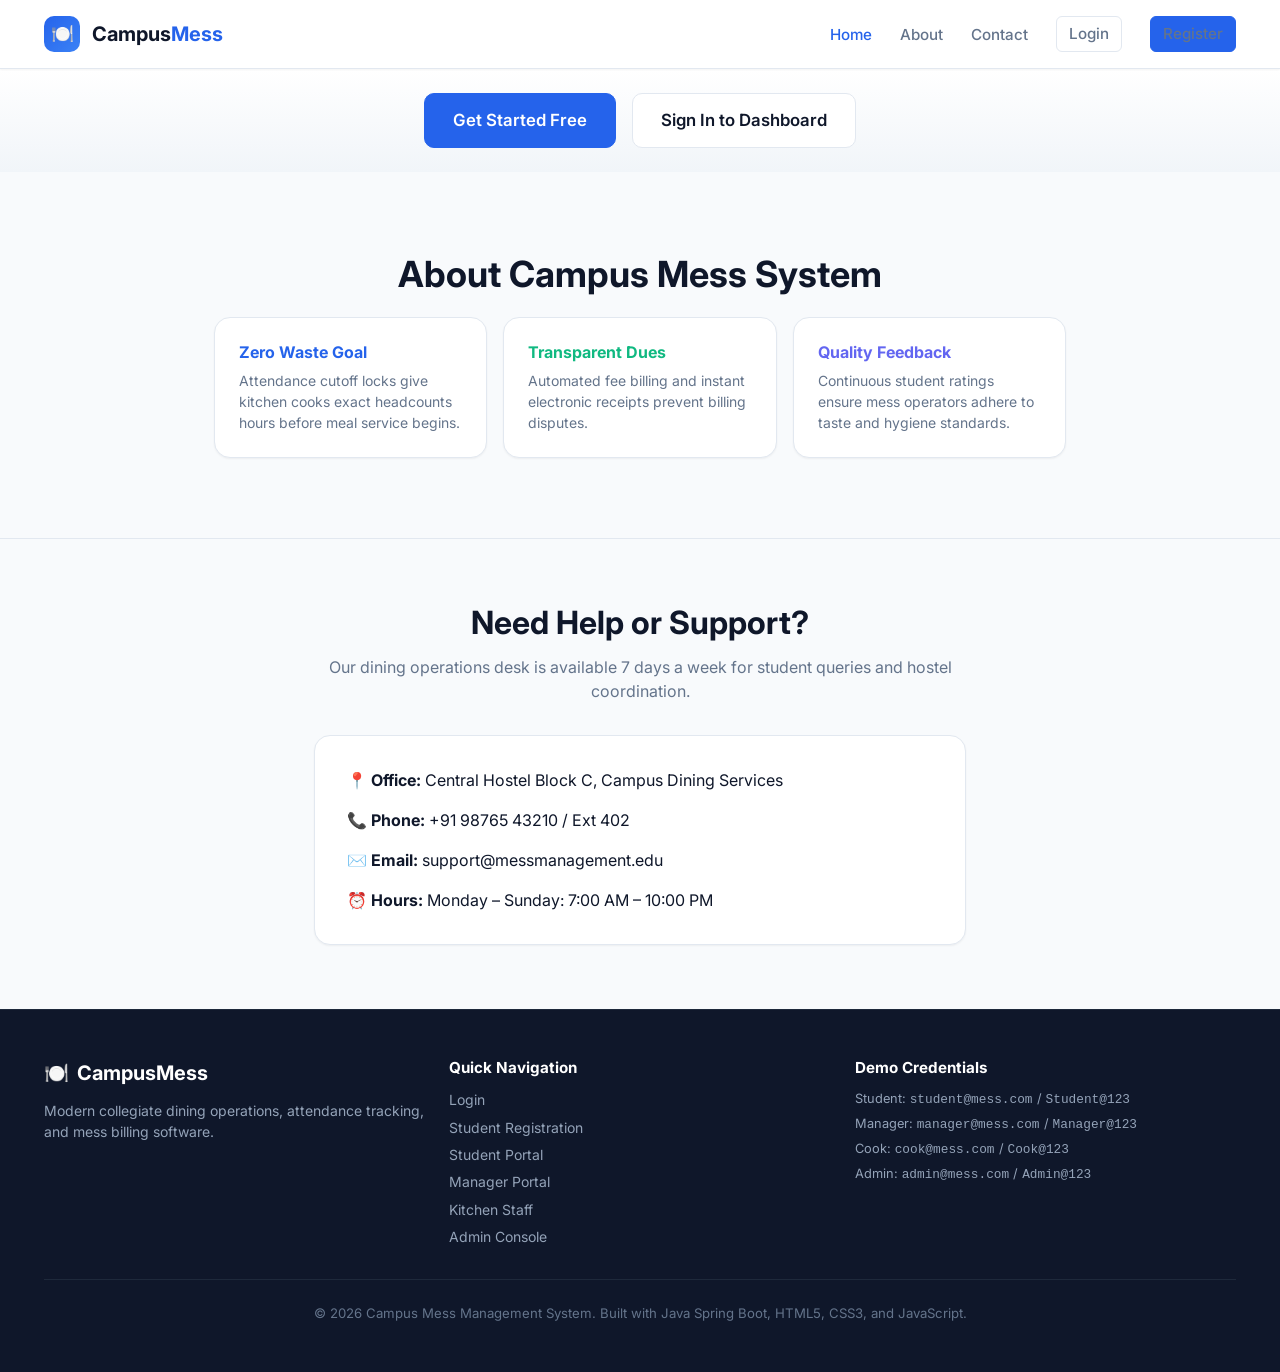
<file: src/main/resources/static/index.html>
<!DOCTYPE html>
<html lang="en">
<head>
  <meta charset="UTF-8">
  <meta name="viewport" content="width=device-width, initial-scale=1.0">
  <title>Smart Mess Management System | Campus Dining Platform</title>
  <link rel="stylesheet" href="css/styles.css">
  <link rel="preconnect" href="https://fonts.googleapis.com">
  <link rel="preconnect" href="https://fonts.gstatic.com" crossorigin>
  <link href="https://fonts.googleapis.com/css2?family=Inter:wght@400;500;600;700;800&display=swap" rel="stylesheet">
</head>
<body>
  <!-- Header / Navigation -->
  <header class="navbar">
    <div class="container navbar-inner">
      <a href="index.html" class="brand-logo">
        <div class="brand-icon">🍽️</div>
        <span>Campus<span style="color: var(--primary);">Mess</span></span>
      </a>
      <nav>
        <ul class="nav-links">
          <li><a href="index.html" class="active">Home</a></li>
          <li><a href="#about">About</a></li>
          <li><a href="#contact">Contact</a></li>
          <li><a href="login.html" class="btn btn-secondary btn-sm">Login</a></li>
          <li><a href="register.html" class="btn btn-primary btn-sm">Register</a></li>
        </ul>
      </nav>
    </div>
  </header>

  <section aria-label="Get started" style="background: linear-gradient(180deg, #ffffff 0%, #f1f5f9 100%); padding: 1.5rem 0; text-align: center;">
    <div class="container flex justify-center gap-4" style="flex-wrap: wrap;">
      <a href="register.html" class="btn btn-primary btn-lg">Get Started Free</a>
      <a href="login.html" class="btn btn-secondary btn-lg">Sign In to Dashboard</a>
    </div>
  </section>

  <!-- About Section -->
  <section id="about" style="padding: 5rem 0;">
    <div class="container" style="max-width: 900px; text-align: center;">
      <h2 style="font-size: 2.25rem; margin-bottom: 1.25rem;">About Campus Mess System</h2>
      <div class="grid grid-cols-3 gap-4" style="text-align: left;">
        <div class="card">
          <h4 style="color: var(--primary); margin-bottom: 0.5rem;">Zero Waste Goal</h4>
          <p style="font-size: 0.875rem;">Attendance cutoff locks give kitchen cooks exact headcounts hours before meal service begins.</p>
        </div>
        <div class="card">
          <h4 style="color: var(--accent); margin-bottom: 0.5rem;">Transparent Dues</h4>
          <p style="font-size: 0.875rem;">Automated fee billing and instant electronic receipts prevent billing disputes.</p>
        </div>
        <div class="card">
          <h4 style="color: #6366f1; margin-bottom: 0.5rem;">Quality Feedback</h4>
          <p style="font-size: 0.875rem;">Continuous student ratings ensure mess operators adhere to taste and hygiene standards.</p>
        </div>
      </div>
    </div>
  </section>

  <!-- Contact Section -->
  <section id="contact" style="background: #f8fafc; padding: 4rem 0; border-top: 1px solid var(--border-color);">
    <div class="container" style="max-width: 700px; text-align: center;">
      <h2 style="font-size: 2rem; margin-bottom: 0.75rem;">Need Help or Support?</h2>
      <p style="margin-bottom: 2rem;">Our dining operations desk is available 7 days a week for student queries and hostel coordination.</p>
      <div class="card" style="padding: 2rem; text-align: left;">
        <div style="display: flex; flex-direction: column; gap: 1rem;">
          <div><strong>📍 Office:</strong> Central Hostel Block C, Campus Dining Services</div>
          <div><strong>📞 Phone:</strong> +91 98765 43210 / Ext 402</div>
          <div><strong>✉️ Email:</strong> support@messmanagement.edu</div>
          <div><strong>⏰ Hours:</strong> Monday – Sunday: 7:00 AM – 10:00 PM</div>
        </div>
      </div>
    </div>
  </section>

  <!-- Footer -->
  <footer style="background: #0f172a; color: #94a3b8; padding: 3rem 0; border-top: 1px solid #1e293b; margin-top: auto;">
    <div class="container">
      <div class="grid grid-cols-3 gap-6" style="margin-bottom: 2rem;">
        <div>
          <div style="display: flex; align-items: center; gap: 0.5rem; color: #ffffff; font-size: 1.25rem; font-weight: 700; margin-bottom: 0.75rem;">
            <span>🍽️</span> CampusMess
          </div>
          <p style="font-size: 0.875rem; color: #94a3b8;">Modern collegiate dining operations, attendance tracking, and mess billing software.</p>
        </div>
        <div>
          <h4 style="color: #ffffff; font-size: 0.95rem; margin-bottom: 0.75rem;">Quick Navigation</h4>
          <ul style="list-style: none; display: flex; flex-direction: column; gap: 0.4rem; font-size: 0.875rem;">
            <li><a href="login.html" style="color: #94a3b8;">Login</a></li>
            <li><a href="register.html" style="color: #94a3b8;">Student Registration</a></li>
            <li><a href="student.html" style="color: #94a3b8;">Student Portal</a></li>
            <li><a href="manager.html" style="color: #94a3b8;">Manager Portal</a></li>
            <li><a href="cook.html" style="color: #94a3b8;">Kitchen Staff</a></li>
            <li><a href="admin.html" style="color: #94a3b8;">Admin Console</a></li>
          </ul>
        </div>
        <div>
          <h4 style="color: #ffffff; font-size: 0.95rem; margin-bottom: 0.75rem;">Demo Credentials</h4>
          <div style="font-size: 0.8rem; display: flex; flex-direction: column; gap: 0.3rem;">
            <div>Student: <code>student@mess.com</code> / <code>Student@123</code></div>
            <div>Manager: <code>manager@mess.com</code> / <code>Manager@123</code></div>
            <div>Cook: <code>cook@mess.com</code> / <code>Cook@123</code></div>
            <div>Admin: <code>admin@mess.com</code> / <code>Admin@123</code></div>
          </div>
        </div>
      </div>
      <div style="border-top: 1px solid #1e293b; padding-top: 1.5rem; text-align: center; font-size: 0.825rem; color: #64748b;">
        &copy; 2026 Campus Mess Management System. Built with Java Spring Boot, HTML5, CSS3, and JavaScript.
      </div>
    </div>
  </footer>

  <script src="js/app.js"></script>
</body>
</html>
</file>
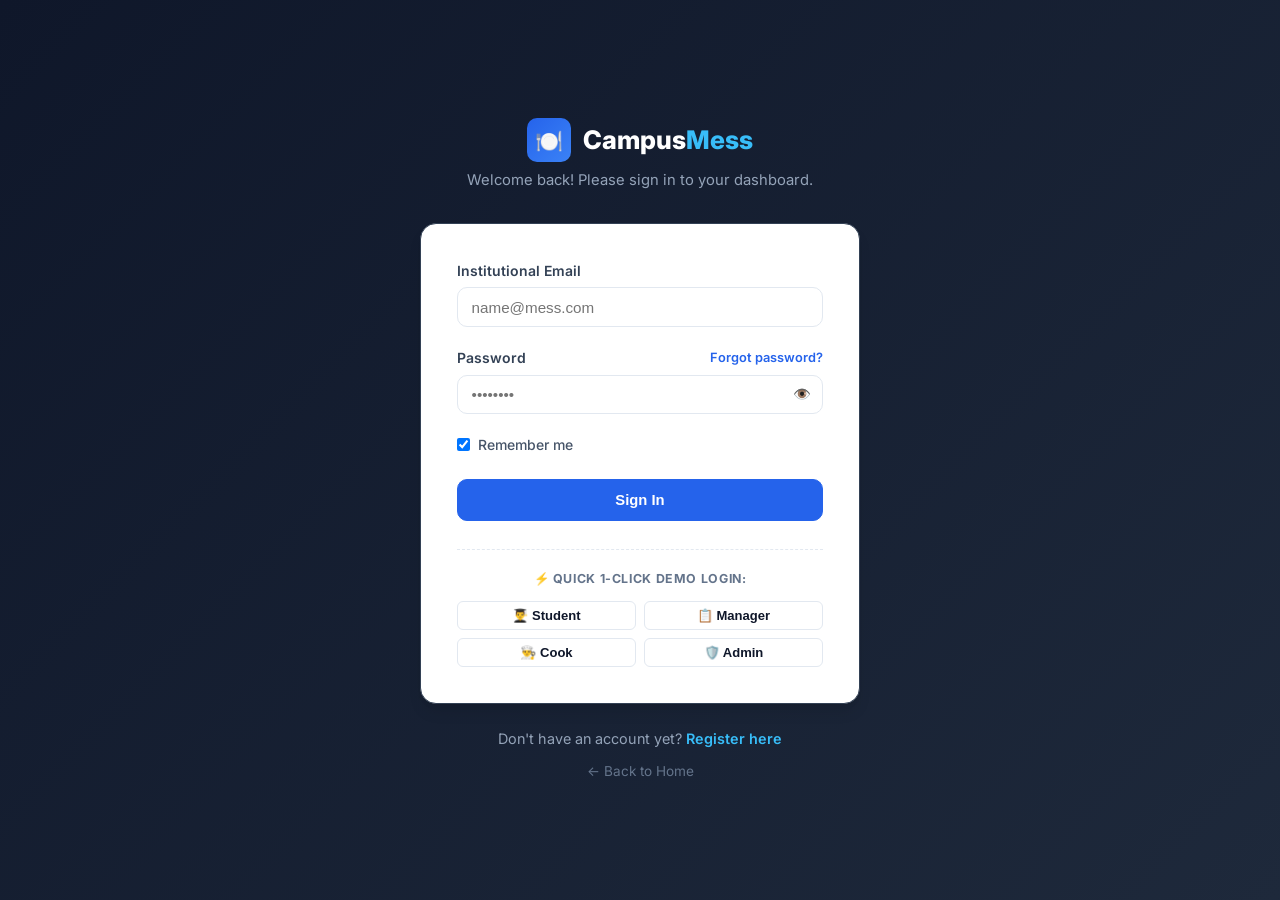
<file: src/main/resources/static/cook.html>
<!DOCTYPE html>
<html lang="en">
<head>
  <meta charset="UTF-8">
  <meta name="viewport" content="width=device-width, initial-scale=1.0">
  <title>Kitchen Dashboard | Campus Mess Management</title>
  <link rel="stylesheet" href="css/styles.css">
  <link rel="preconnect" href="https://fonts.googleapis.com">
  <link rel="preconnect" href="https://fonts.gstatic.com" crossorigin>
  <link href="https://fonts.googleapis.com/css2?family=Inter:wght@400;500;600;700;800&display=swap" rel="stylesheet">
</head>
<body>
  <header class="navbar">
    <div class="container navbar-inner">
      <a href="cook.html" class="brand-logo">
        <div class="brand-icon">🍽️</div>
        <span>Campus<span style="color: var(--primary);">Mess</span> <span class="badge badge-warning">KITCHEN</span></span>
      </a>
      <div style="display: flex; align-items: center; gap: 1rem;">
        <span id="cook-name" style="font-weight: 600;"></span>
        <button class="btn btn-secondary btn-sm" onclick="logout()">Sign Out</button>
      </div>
    </div>
  </header>

  <main class="main-content" style="max-width: 1440px; margin: 0 auto; width: 100%;">
    <section class="card" style="background: linear-gradient(135deg, #d97706, #b45309); color: #ffffff; padding: 1.75rem; margin-bottom: 1.75rem; border: none;">
      <h1 style="color: #ffffff; font-size: 1.7rem; margin-bottom: 0.4rem;">Kitchen Prep Dashboard</h1>
      <p style="color: #fef3c7;">Today's meal plan, preparation times, and expected servings.</p>
      <p id="dashboard-date" style="color: #ffffff; margin-top: 0.5rem;"></p>
    </section>

    <section class="grid grid-cols-4 gap-4" style="margin-bottom: 2rem;" aria-label="Kitchen overview">
      <article class="stat-card">
        <div class="stat-icon" style="background: #eff6ff; color: #2563eb;">👥</div>
        <div><div id="student-count" class="stat-val">—</div><div class="stat-label">Students</div></div>
      </article>
      <article class="stat-card">
        <div class="stat-icon" style="background: #fffbeb; color: #d97706;">🍳</div>
        <div><div id="breakfast-servings" class="stat-val">—</div><div class="stat-label">Breakfast Servings</div></div>
      </article>
      <article class="stat-card">
        <div class="stat-icon" style="background: #ecfdf5; color: #059669;">🍲</div>
        <div><div id="lunch-servings" class="stat-val">—</div><div class="stat-label">Lunch Servings</div></div>
      </article>
      <article class="stat-card">
        <div class="stat-icon" style="background: #fdf2f8; color: #db2777;">🍽️</div>
        <div><div id="dinner-servings" class="stat-val">—</div><div class="stat-label">Dinner Servings</div></div>
      </article>
    </section>

    <section class="grid grid-cols-2 gap-6">
      <article class="card">
        <h2 style="font-size: 1.2rem; margin-bottom: 1rem;">Today's Meal Preparation</h2>
        <div id="meal-plan" style="display: grid; gap: 0.75rem;">
          <p>Loading today's meal plan…</p>
        </div>
      </article>
      <article class="card">
        <h2 style="font-size: 1.2rem; margin-bottom: 1rem;">Preparation Schedule</h2>
        <div id="meal-schedule" style="display: grid; gap: 0.75rem;">
          <p>Loading preparation schedule…</p>
        </div>
      </article>
    </section>

    <section class="card" style="margin-top: 1.5rem;">
      <div style="display: flex; align-items: center; justify-content: space-between; gap: 1rem; margin-bottom: 1rem;">
        <h2 style="font-size: 1.2rem;">Low-stock Ingredients</h2>
        <span id="low-stock-count" class="badge badge-warning">— items</span>
      </div>
      <div id="low-stock-items" style="display: grid; gap: 0.5rem;">
        <p>Loading inventory…</p>
      </div>
    </section>
  </main>

  <script src="js/app.js"></script>
  <script>
    const cook = requireAuth(['cook']);

    function escapeHtml(value) {
      return String(value ?? '').replace(/[&<>"']/g, character => ({
        '&': '&amp;', '<': '&lt;', '>': '&gt;', '"': '&quot;', "'": '&#39;'
      })[character]);
    }

    async function loadCookDashboard() {
      document.getElementById('dashboard-date').textContent = new Date().toLocaleDateString(undefined, {
        weekday: 'long', year: 'numeric', month: 'long', day: 'numeric'
      });

      try {
        const [stats, lowStock] = await Promise.all([
          apiCall('/reports/dashboard?role=cook'),
          apiCall('/inventory/low-stock')
        ]);

        document.getElementById('student-count').textContent = stats.totalStudents ?? 0;
        for (const meal of ['breakfast', 'lunch', 'dinner']) {
          document.getElementById(`${meal}-servings`).textContent = stats.servings?.[meal] ?? 0;
        }

        const menus = stats.todayMenus ?? [];
        const meals = ['BREAKFAST', 'LUNCH', 'DINNER'];
        document.getElementById('meal-plan').innerHTML = meals.map(meal => {
          const menu = menus.find(item => item.mealType?.toUpperCase() === meal);
          const servings = stats.servings?.[meal.toLowerCase()] ?? 0;
          return `
            <div style="padding: 0.9rem; border: 1px solid var(--border-color); border-radius: var(--radius-md);">
              <div style="display: flex; align-items: center; justify-content: space-between; gap: 1rem;">
                <strong>${meal}</strong>
                <span class="badge badge-info">${escapeHtml(servings)} servings</span>
              </div>
              <p style="margin-top: 0.4rem;">${menu ? escapeHtml(menu.foodItems) : 'Menu not published yet.'}</p>
              ${menu?.description ? `<p style="font-size: 0.875rem; margin-top: 0.25rem;">${escapeHtml(menu.description)}</p>` : ''}
            </div>`;
        }).join('');

        const schedules = stats.schedules ?? [];
        document.getElementById('meal-schedule').innerHTML = schedules.length
          ? schedules.map(schedule => `
            <div style="padding: 0.9rem; border-bottom: 1px solid var(--border-color);">
              <strong>${escapeHtml(schedule.mealType)}</strong>
              <p style="margin-top: 0.25rem;">Serving: ${escapeHtml(schedule.mealTime)}</p>
              <p>Preparation: ${escapeHtml(schedule.preparationTime)}</p>
              <p>Attendance cutoff: ${escapeHtml(schedule.attendanceDeadline)}</p>
            </div>`).join('')
          : '<p>No preparation schedule is available.</p>';

        document.getElementById('low-stock-count').textContent =
          `${lowStock.length} ${lowStock.length === 1 ? 'item' : 'items'}`;
        document.getElementById('low-stock-items').innerHTML = lowStock.length
          ? lowStock.map(item => `
            <div style="display: flex; justify-content: space-between; gap: 1rem; padding: 0.75rem; border-bottom: 1px solid var(--border-color);">
              <strong>${escapeHtml(item.itemName)}</strong>
              <span class="badge badge-warning">${escapeHtml(item.quantity)} ${escapeHtml(item.unit)} left</span>
            </div>`).join('')
          : '<p>All ingredients are above their minimum stock levels.</p>';
      } catch (error) {
        showToast(error.message || 'Could not load kitchen dashboard data.', 'error');
        for (const id of ['meal-plan', 'meal-schedule', 'low-stock-items']) {
          document.getElementById(id).innerHTML = '<p>Could not load this information. Please refresh the page.</p>';
        }
      }
    }

    if (cook) {
      document.getElementById('cook-name').textContent = cook.name || 'Kitchen Staff';
      loadCookDashboard();
    }
  </script>
</body>
</html>
</file>
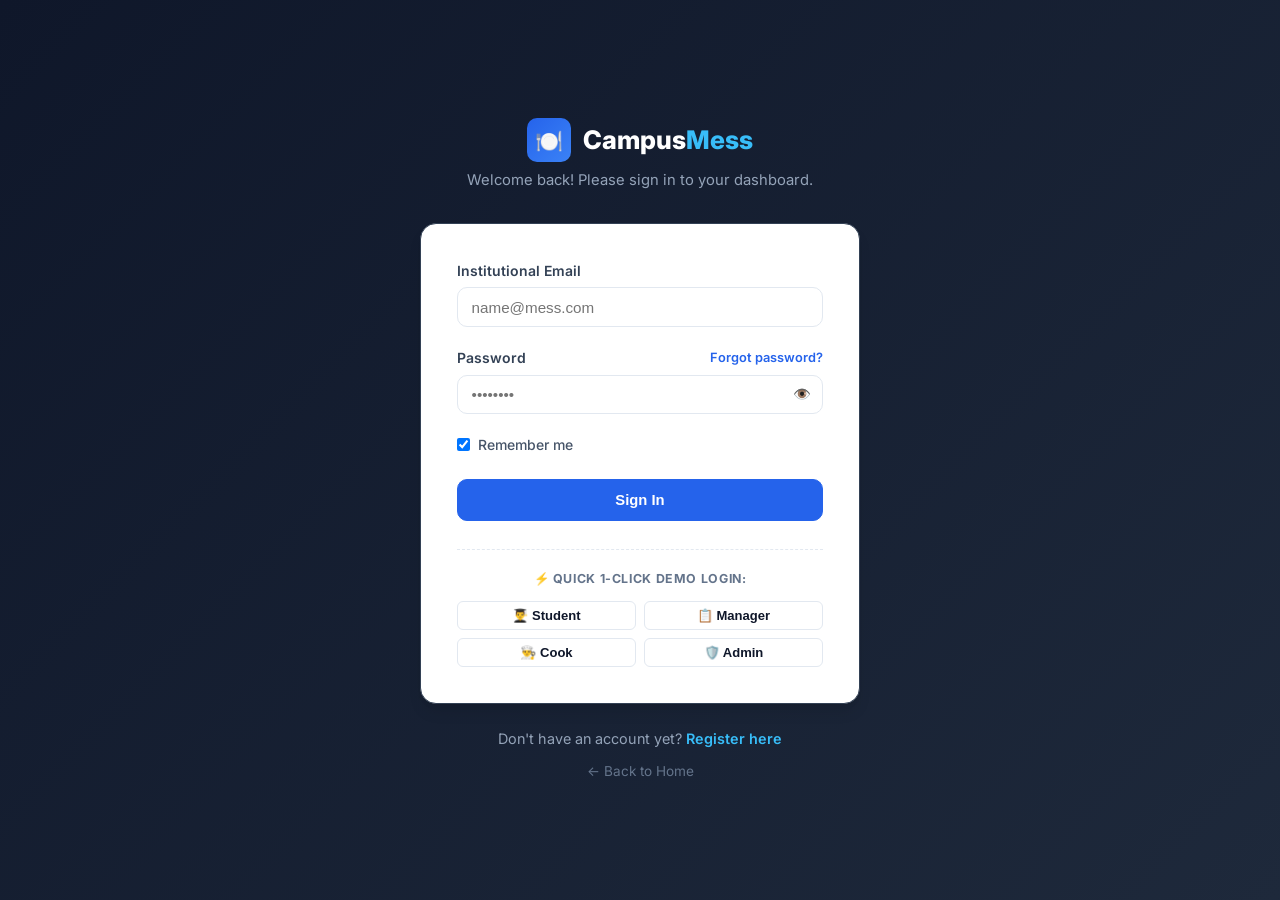
<file: src/main/resources/static/login.html>
<!DOCTYPE html>
<html lang="en">
<head>
  <meta charset="UTF-8">
  <meta name="viewport" content="width=device-width, initial-scale=1.0">
  <title>Sign In | Campus Mess Management</title>
  <link rel="stylesheet" href="css/styles.css">
  <link rel="preconnect" href="https://fonts.googleapis.com">
  <link rel="preconnect" href="https://fonts.gstatic.com" crossorigin>
  <link href="https://fonts.googleapis.com/css2?family=Inter:wght@400;500;600;700;800&display=swap" rel="stylesheet">
</head>
<body style="background: linear-gradient(135deg, #0f172a 0%, #1e293b 100%); min-height: 100vh; display: flex; flex-direction: column; justify-content: center; align-items: center; padding: 2rem 1rem;">

  <div style="width: 100%; max-width: 440px;">
    <!-- Logo -->
    <div style="text-align: center; margin-bottom: 2rem;">
      <a href="index.html" style="display: inline-flex; align-items: center; gap: 0.75rem; text-decoration: none;">
        <div class="brand-icon" style="width: 2.75rem; height: 2.75rem; font-size: 1.4rem;">🍽️</div>
        <span style="font-size: 1.6rem; font-weight: 800; color: #ffffff;">Campus<span style="color: #38bdf8;">Mess</span></span>
      </a>
      <p style="color: #94a3b8; font-size: 0.925rem; margin-top: 0.4rem;">Welcome back! Please sign in to your dashboard.</p>
    </div>

    <!-- Login Card -->
    <div class="card" style="box-shadow: var(--shadow-lg); border-color: #334155; padding: 2.25rem;">
      <!-- Error / Alert Banner -->
      <div id="login-alert" style="display: none; padding: 0.75rem 1rem; border-radius: var(--radius-md); font-size: 0.875rem; margin-bottom: 1.25rem;"></div>

      <form id="login-form">
        <div class="form-group">
          <label for="email">Institutional Email</label>
          <input type="email" id="email" class="form-control" placeholder="name@mess.com" required autocomplete="email">
        </div>

        <div class="form-group">
          <div style="display: flex; justify-content: space-between; align-items: center;">
            <label for="password">Password</label>
            <a href="javascript:void(0)" onclick="openModal('forgot-modal')" style="font-size: 0.8rem; font-weight: 600; color: var(--primary);">Forgot password?</a>
          </div>
          <div style="position: relative;">
            <input type="password" id="password" class="form-control" placeholder="••••••••" required style="padding-right: 2.75rem;">
            <button type="button" id="toggle-password" style="position: absolute; right: 0.75rem; top: 50%; transform: translateY(-50%); background: none; border: none; cursor: pointer; color: #64748b; font-size: 0.9rem;" title="Show/Hide Password">👁️</button>
          </div>
        </div>

        <div style="display: flex; align-items: center; justify-content: space-between; margin-bottom: 1.5rem; font-size: 0.85rem;">
          <label style="display: flex; align-items: center; gap: 0.5rem; cursor: pointer; color: #475569; font-weight: 500;">
            <input type="checkbox" id="remember-me" checked> Remember me
          </label>
        </div>

        <button type="submit" id="submit-btn" class="btn btn-primary" style="width: 100%; padding: 0.75rem;">
          <span id="btn-text">Sign In</span>
          <span id="btn-spinner" style="display: none;">Authenticating...</span>
        </button>
      </form>

      <!-- 1-Click Demo Accounts -->
      <div style="margin-top: 1.75rem; padding-top: 1.25rem; border-top: 1px dashed var(--border-color);">
        <p style="font-size: 0.775rem; font-weight: 700; text-transform: uppercase; color: #64748b; letter-spacing: 0.05em; text-align: center; margin-bottom: 0.75rem;">
          ⚡ Quick 1-Click Demo Login:
        </p>
        <div class="grid grid-cols-2 gap-2">
          <button type="button" class="btn btn-secondary btn-sm" onclick="fillDemo('student@mess.com', 'Student@123', 'student.html')">
            👨‍🎓 Student
          </button>
          <button type="button" class="btn btn-secondary btn-sm" onclick="fillDemo('manager@mess.com', 'Manager@123', 'manager.html')">
            📋 Manager
          </button>
          <button type="button" class="btn btn-secondary btn-sm" onclick="fillDemo('cook@mess.com', 'Cook@123', 'cook.html')">
            👨‍🍳 Cook
          </button>
          <button type="button" class="btn btn-secondary btn-sm" onclick="fillDemo('admin@mess.com', 'Admin@123', 'admin.html')">
            🛡️ Admin
          </button>
        </div>
      </div>
    </div>

    <!-- Register Link -->
    <div style="text-align: center; margin-top: 1.5rem;">
      <p style="color: #94a3b8; font-size: 0.9rem;">
        Don't have an account yet? <a href="register.html" style="color: #38bdf8; font-weight: 600;">Register here</a>
      </p>
      <p style="margin-top: 0.5rem;">
        <a href="index.html" style="color: #64748b; font-size: 0.85rem;">&larr; Back to Home</a>
      </p>
    </div>
  </div>

  <!-- Forgot Password Modal -->
  <div id="forgot-modal" class="modal-overlay">
    <div class="modal-card">
      <div class="modal-header">
        <h3 style="font-size: 1.15rem;">Reset Your Password</h3>
        <button class="btn btn-secondary btn-sm" onclick="closeModal('forgot-modal')">&times;</button>
      </div>
      <div class="modal-body">
        <p style="margin-bottom: 1rem; font-size: 0.9rem;">
          Enter your institutional email. A password reset token and instructional link will be simulated.
        </p>
        <div class="form-group">
          <label>Email Address</label>
          <input type="email" id="reset-email" class="form-control" placeholder="alex@mess.com">
        </div>
      </div>
      <div class="modal-footer">
        <button class="btn btn-secondary" onclick="closeModal('forgot-modal')">Cancel</button>
        <button class="btn btn-primary" onclick="simulateReset()">Send Reset Link</button>
      </div>
    </div>
  </div>

  <script src="js/app.js"></script>
  <script>
    // Password toggle
    const toggleBtn = document.getElementById('toggle-password');
    const pwdInput = document.getElementById('password');
    toggleBtn.addEventListener('click', () => {
      const type = pwdInput.getAttribute('type') === 'password' ? 'text' : 'password';
      pwdInput.setAttribute('type', type);
      toggleBtn.textContent = type === 'password' ? '👁️' : '🙈';
    });

    // Fill demo credentials and submit immediately
    function fillDemo(email, pass, target) {
      document.getElementById('email').value = email;
      document.getElementById('password').value = pass;
      document.getElementById('login-form').dispatchEvent(new Event('submit'));
    }

    // Submit handler
    const form = document.getElementById('login-form');
    const alertBox = document.getElementById('login-alert');
    const btnText = document.getElementById('btn-text');
    const btnSpinner = document.getElementById('btn-spinner');
    const submitBtn = document.getElementById('submit-btn');

    form.addEventListener('submit', async (e) => {
      e.preventDefault();
      alertBox.style.display = 'none';

      const email = document.getElementById('email').value.trim();
      const password = document.getElementById('password').value;

      if (!email || !password) {
        showAlert('Please provide both email and password.', 'error');
        return;
      }

      btnText.style.display = 'none';
      btnSpinner.style.display = 'inline';
      submitBtn.disabled = true;

      try {
        const res = await apiCall('/auth/login', 'POST', { email, password });
        if (res.success && res.user) {
          setCurrentUser(res.user);
          showAlert('Login successful! Redirecting...', 'success');

          const roleRoutes = {
            student: 'student.html',
            manager: 'manager.html',
            cook: 'cook.html',
            admin: 'admin.html'
          };
          const target = roleRoutes[res.user.role.toLowerCase()] || 'student.html';
          setTimeout(() => {
            window.location.href = target;
          }, 400);
        } else {
          showAlert(res.message || 'Login failed.', 'error');
        }
      } catch (err) {
        showAlert(err.message || 'Invalid email or password.', 'error');
      } finally {
        btnText.style.display = 'inline';
        btnSpinner.style.display = 'none';
        submitBtn.disabled = false;
      }
    });

    function showAlert(msg, type) {
      alertBox.textContent = msg;
      alertBox.style.display = 'block';
      if (type === 'error') {
        alertBox.style.backgroundColor = 'var(--danger-light)';
        alertBox.style.color = '#991b1b';
        alertBox.style.border = '1px solid #fecaca';
      } else {
        alertBox.style.backgroundColor = 'var(--accent-light)';
        alertBox.style.color = '#065f46';
        alertBox.style.border = '1px solid #a7f3d0';
      }
    }

    function simulateReset() {
      const email = document.getElementById('reset-email').value;
      if (!email) {
        showToast('Please enter an email address.', 'error');
        return;
      }
      closeModal('forgot-modal');
      showToast('Password reset link has been dispatched to ' + email, 'success');
    }
  </script>
</body>
</html>
</file>
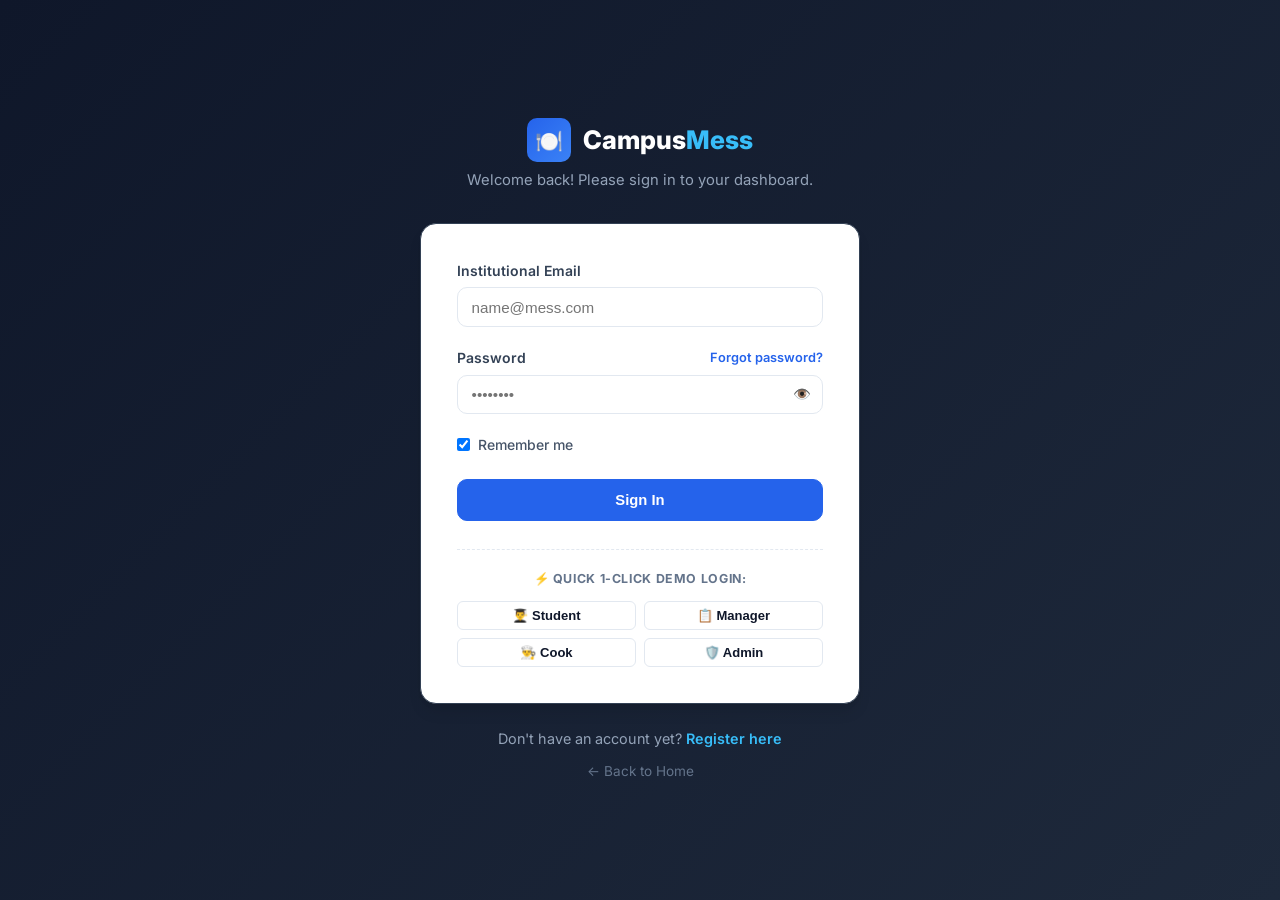
<file: src/main/resources/static/manager.html>
<!DOCTYPE html>
<html lang="en">
<head>
  <meta charset="UTF-8">
  <meta name="viewport" content="width=device-width, initial-scale=1.0">
  <title>Manager Portal | Campus Mess Management</title>
  <link rel="stylesheet" href="css/styles.css">
  <link rel="preconnect" href="https://fonts.googleapis.com">
  <link rel="preconnect" href="https://fonts.gstatic.com" crossorigin>
  <link href="https://fonts.googleapis.com/css2?family=Inter:wght@400;500;600;700;800&display=swap" rel="stylesheet">
</head>
<body>
  <header class="navbar">
    <div class="container navbar-inner">
      <a href="manager.html" class="brand-logo">
        <div class="brand-icon">🍽️</div>
        <span>Campus<span style="color: var(--primary);">Mess</span> <span class="badge badge-success">MANAGER</span></span>
      </a>
      <div style="display: flex; align-items: center; gap: 1rem;">
        <span id="manager-name" style="font-weight: 600;"></span>
        <button class="btn btn-secondary btn-sm" onclick="logout()">Sign Out</button>
      </div>
    </div>
  </header>

  <main class="main-content" style="max-width: 1440px; margin: 0 auto; width: 100%;">
    <section class="card" style="background: linear-gradient(135deg, #059669, #047857); color: #ffffff; padding: 1.75rem; margin-bottom: 1.75rem; border: none;">
      <h1 style="color: #ffffff; font-size: 1.7rem; margin-bottom: 0.4rem;">Mess Manager Dashboard</h1>
      <p style="color: #d1fae5;">Manage today's dining operations, menus, and inventory.</p>
      <p id="dashboard-date" style="color: #ffffff; margin-top: 0.5rem;"></p>
    </section>

    <section class="grid grid-cols-4 gap-4" style="margin-bottom: 2rem;" aria-label="Mess overview">
      <article class="stat-card">
        <div class="stat-icon" style="background: #eff6ff; color: #2563eb;">👥</div>
        <div><div id="total-students" class="stat-val">—</div><div class="stat-label">Students</div></div>
      </article>
      <article class="stat-card">
        <div class="stat-icon" style="background: #ecfdf5; color: #059669;">✅</div>
        <div><div id="present-today" class="stat-val">—</div><div class="stat-label">Present Today</div></div>
      </article>
      <article class="stat-card">
        <div class="stat-icon" style="background: #fffbeb; color: #d97706;">📦</div>
        <div><div id="low-stock-count" class="stat-val">—</div><div class="stat-label">Low-stock Items</div></div>
      </article>
      <article class="stat-card">
        <div class="stat-icon" style="background: #fdf2f8; color: #db2777;">⭐</div>
        <div><div id="average-rating" class="stat-val">—</div><div class="stat-label">Average Rating</div></div>
      </article>
    </section>

    <section class="grid grid-cols-2 gap-6">
      <article class="card">
        <div style="display: flex; align-items: center; justify-content: space-between; gap: 1rem; margin-bottom: 1rem;">
          <h2 style="font-size: 1.2rem;">Today's Menu</h2>
          <span id="menu-count" class="badge badge-info">0 meals</span>
        </div>
        <div id="today-menu" style="display: grid; gap: 0.75rem;">
          <p>Loading today's menu…</p>
        </div>
      </article>

      <article class="card">
        <h2 style="font-size: 1.2rem; margin-bottom: 1rem;">Low-stock Inventory</h2>
        <div id="low-stock-items" style="display: grid; gap: 0.75rem;">
          <p>Loading inventory…</p>
        </div>
      </article>
    </section>

    <section class="card" style="margin-top: 1.5rem;">
      <h2 style="font-size: 1.2rem; margin-bottom: 1rem;">Add a Menu Item</h2>
      <form id="menu-form" class="grid grid-cols-2 gap-4">
        <div class="form-group">
          <label for="menu-date">Date</label>
          <input id="menu-date" name="date" type="date" class="form-control" required>
        </div>
        <div class="form-group">
          <label for="meal-type">Meal</label>
          <select id="meal-type" name="mealType" class="form-control" required>
            <option value="BREAKFAST">Breakfast</option>
            <option value="LUNCH">Lunch</option>
            <option value="DINNER">Dinner</option>
          </select>
        </div>
        <div class="form-group" style="grid-column: 1 / -1;">
          <label for="menu-items">Food items</label>
          <input id="menu-items" name="items" class="form-control" placeholder="e.g. Rice, dal, vegetables" required>
        </div>
        <div class="form-group" style="grid-column: 1 / -1;">
          <label for="menu-description">Description (optional)</label>
          <input id="menu-description" name="description" class="form-control" placeholder="Add a short note about this meal">
        </div>
        <div style="grid-column: 1 / -1;">
          <button type="submit" class="btn btn-primary">Publish Menu</button>
        </div>
      </form>
    </section>
  </main>

  <script src="js/app.js"></script>
  <script>
    const manager = requireAuth(['manager']);

    function escapeHtml(value) {
      return String(value ?? '').replace(/[&<>"']/g, character => ({
        '&': '&amp;', '<': '&lt;', '>': '&gt;', '"': '&quot;', "'": '&#39;'
      })[character]);
    }

    async function loadManagerDashboard() {
      const today = new Date().toISOString().slice(0, 10);
      document.getElementById('dashboard-date').textContent = new Date().toLocaleDateString(undefined, {
        weekday: 'long', year: 'numeric', month: 'long', day: 'numeric'
      });
      document.getElementById('menu-date').value = today;

      try {
        const [stats, menus, inventory] = await Promise.all([
          apiCall('/reports/dashboard?role=manager'),
          apiCall(`/menu?date=${today}`),
          apiCall('/inventory')
        ]);

        document.getElementById('total-students').textContent = stats.totalStudents ?? 0;
        document.getElementById('present-today').textContent = stats.presentToday ?? 0;
        document.getElementById('low-stock-count').textContent = stats.lowStockCount ?? 0;
        document.getElementById('average-rating').textContent = Number(stats.averageRating ?? 0).toFixed(1);
        document.getElementById('menu-count').textContent = `${menus.length} ${menus.length === 1 ? 'meal' : 'meals'}`;

        document.getElementById('today-menu').innerHTML = menus.length
          ? menus.map(menu => `
            <div style="padding: 0.9rem; border: 1px solid var(--border-color); border-radius: var(--radius-md);">
              <strong>${escapeHtml(menu.mealType)}</strong>
              <p style="margin-top: 0.25rem;">${escapeHtml(menu.foodItems)}</p>
              ${menu.description ? `<p style="font-size: 0.875rem; margin-top: 0.25rem;">${escapeHtml(menu.description)}</p>` : ''}
            </div>`).join('')
          : '<p>No menus have been published for today.</p>';

        const lowStockItems = inventory.lowStockItems ?? [];
        document.getElementById('low-stock-items').innerHTML = lowStockItems.length
          ? lowStockItems.map(item => `
            <div style="display: flex; justify-content: space-between; gap: 1rem; padding: 0.75rem; border-bottom: 1px solid var(--border-color);">
              <strong>${escapeHtml(item.itemName)}</strong>
              <span class="badge badge-warning">${escapeHtml(item.quantity)} ${escapeHtml(item.unit)} left</span>
            </div>`).join('')
          : '<p>All inventory items are above their minimum stock levels.</p>';
      } catch (error) {
        showToast(error.message || 'Could not load manager dashboard data.', 'error');
        document.getElementById('today-menu').innerHTML = '<p>Could not load today’s menu. Please refresh the page.</p>';
        document.getElementById('low-stock-items').innerHTML = '<p>Could not load inventory. Please refresh the page.</p>';
      }
    }

    document.getElementById('menu-form').addEventListener('submit', async event => {
      event.preventDefault();
      const form = event.currentTarget;
      const formData = new FormData(form);
      const submitButton = form.querySelector('button[type="submit"]');
      submitButton.disabled = true;

      try {
        await apiCall('/menu', 'POST', Object.fromEntries(formData.entries()));
        showToast('Menu published successfully.', 'success');
        await loadManagerDashboard();
      } catch (error) {
        showToast(error.message || 'Could not publish menu.', 'error');
      } finally {
        submitButton.disabled = false;
      }
    });

    if (manager) {
      document.getElementById('manager-name').textContent = manager.name || 'Manager';
      loadManagerDashboard();
    }
  </script>
</body>
</html>
</file>
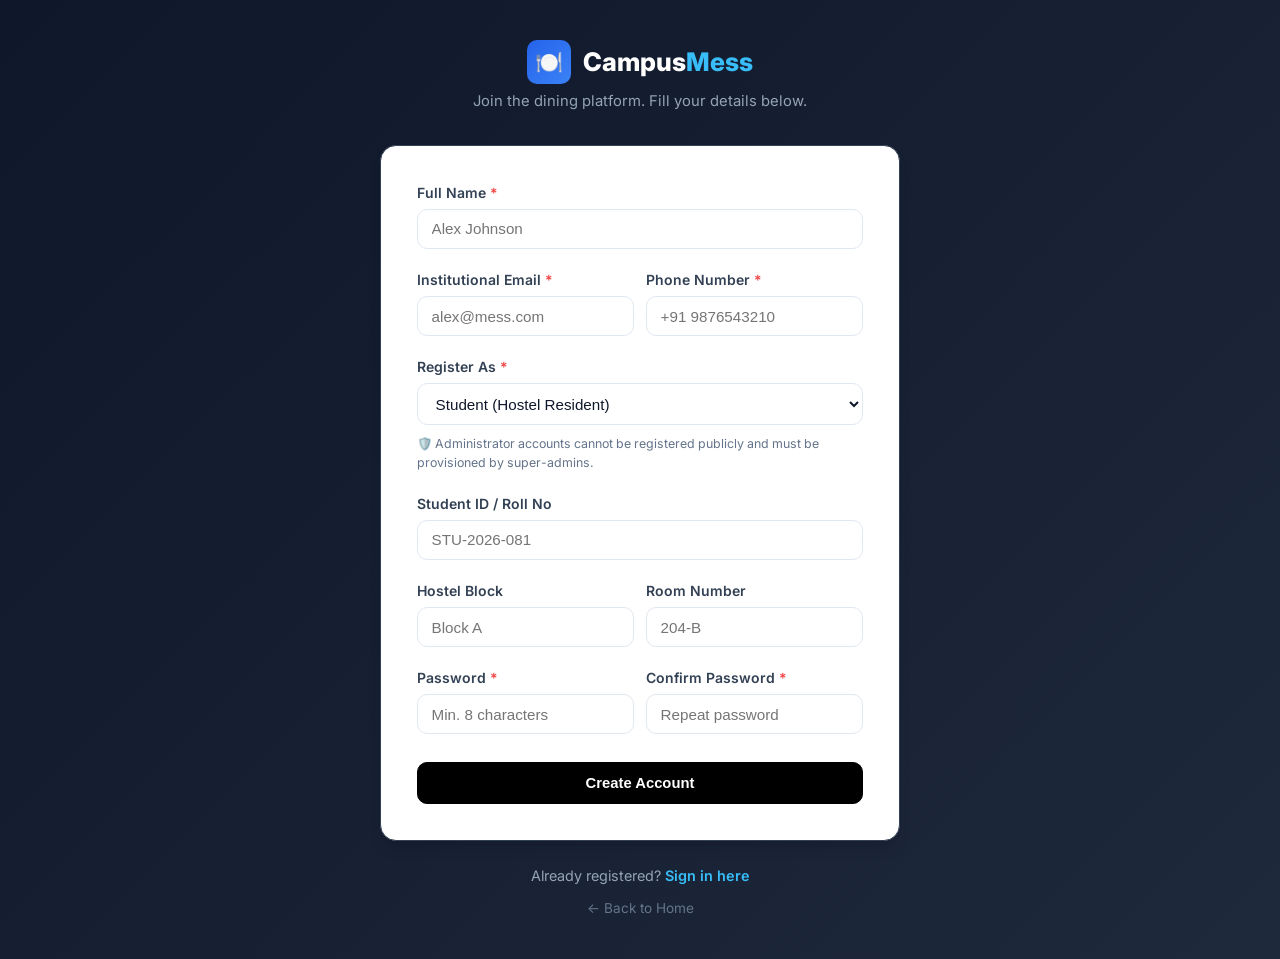
<file: src/main/resources/static/register.html>
<!DOCTYPE html>
<html lang="en">
<head>
  <meta charset="UTF-8">
  <meta name="viewport" content="width=device-width, initial-scale=1.0">
  <title>Create Account | Campus Mess Management</title>
  <link rel="stylesheet" href="css/styles.css">
  <link rel="preconnect" href="https://fonts.googleapis.com">
  <link rel="preconnect" href="https://fonts.gstatic.com" crossorigin>
  <link href="https://fonts.googleapis.com/css2?family=Inter:wght@400;500;600;700;800&display=swap" rel="stylesheet">
</head>
<body style="background: linear-gradient(135deg, #0f172a 0%, #1e293b 100%); min-height: 100vh; display: flex; flex-direction: column; justify-content: center; align-items: center; padding: 2.5rem 1rem;">

  <div style="width: 100%; max-width: 520px;">
    <!-- Logo -->
    <div style="text-align: center; margin-bottom: 2rem;">
      <a href="index.html" style="display: inline-flex; align-items: center; gap: 0.75rem; text-decoration: none;">
        <div class="brand-icon" style="width: 2.75rem; height: 2.75rem; font-size: 1.4rem;">🍽️</div>
        <span style="font-size: 1.6rem; font-weight: 800; color: #ffffff;">Campus<span style="color: #38bdf8;">Mess</span></span>
      </a>
      <p style="color: #94a3b8; font-size: 0.925rem; margin-top: 0.4rem;">Join the dining platform. Fill your details below.</p>
    </div>

    <!-- Registration Card -->
    <div class="card" style="box-shadow: var(--shadow-lg); border-color: #334155; padding: 2.25rem;">
      <!-- Alert Banner -->
      <div id="register-alert" style="display: none; padding: 0.75rem 1rem; border-radius: var(--radius-md); font-size: 0.875rem; margin-bottom: 1.25rem;"></div>

      <form id="register-form">
        <div class="form-group">
          <label for="name">Full Name <span style="color: var(--danger);">*</span></label>
          <input type="text" id="name" class="form-control" placeholder="Alex Johnson" required>
        </div>

        <div class="grid grid-cols-2 gap-3">
          <div class="form-group">
            <label for="email">Institutional Email <span style="color: var(--danger);">*</span></label>
            <input type="email" id="email" class="form-control" placeholder="alex@mess.com" required>
          </div>
          <div class="form-group">
            <label for="phone">Phone Number <span style="color: var(--danger);">*</span></label>
            <input type="tel" id="phone" class="form-control" placeholder="+91 9876543210" required>
          </div>
        </div>

        <div class="form-group">
          <label for="role">Register As <span style="color: var(--danger);">*</span></label>
          <select id="role" class="form-control" required onchange="handleRoleChange(this.value)">
            <option value="STUDENT">Student (Hostel Resident)</option>
            <option value="MANAGER">Mess Manager</option>
            <option value="COOK">Cook / Kitchen Staff</option>
          </select>
          <small style="color: #64748b; font-size: 0.775rem; margin-top: 0.25rem;">
            🛡️ Administrator accounts cannot be registered publicly and must be provisioned by super-admins.
          </small>
        </div>

        <!-- Student-specific fields -->
        <div id="student-extra-fields">
          <div class="form-group">
            <label for="studentId">Student ID / Roll No</label>
            <input type="text" id="studentId" class="form-control" placeholder="STU-2026-081">
          </div>
          <div class="grid grid-cols-2 gap-3">
            <div class="form-group">
              <label for="hostelBlock">Hostel Block</label>
              <input type="text" id="hostelBlock" class="form-control" placeholder="Block A">
            </div>
            <div class="form-group">
              <label for="roomNumber">Room Number</label>
              <input type="text" id="roomNumber" class="form-control" placeholder="204-B">
            </div>
          </div>
        </div>

        <div class="grid grid-cols-2 gap-3">
          <div class="form-group">
            <label for="password">Password <span style="color: var(--danger);">*</span></label>
            <input type="password" id="password" class="form-control" placeholder="Min. 8 characters" required minlength="8">
          </div>
          <div class="form-group">
            <label for="confirmPassword">Confirm Password <span style="color: var(--danger);">*</span></label>
            <input type="password" id="confirmPassword" class="form-control" placeholder="Repeat password" required minlength="8">
          </div>
        </div>

        <button type="submit" id="submit-btn" class="btn btn-primary register-submit" style="width: 100%; padding: 0.75rem; margin-top: 0.5rem;">
          <span id="btn-text">Create Account</span>
          <span id="btn-spinner" style="display: none;">Registering...</span>
        </button>
      </form>
    </div>

    <!-- Login Link -->
    <div style="text-align: center; margin-top: 1.5rem;">
      <p style="color: #94a3b8; font-size: 0.9rem;">
        Already registered? <a href="login.html" style="color: #38bdf8; font-weight: 600;">Sign in here</a>
      </p>
      <p style="margin-top: 0.5rem;">
        <a href="index.html" style="color: #64748b; font-size: 0.85rem;">&larr; Back to Home</a>
      </p>
    </div>
  </div>

  <script src="js/app.js"></script>
  <script>
    function handleRoleChange(role) {
      const extra = document.getElementById('student-extra-fields');
      if (role === 'STUDENT') {
        extra.style.display = 'block';
      } else {
        extra.style.display = 'none';
      }
    }

    const form = document.getElementById('register-form');
    const alertBox = document.getElementById('register-alert');
    const btnText = document.getElementById('btn-text');
    const btnSpinner = document.getElementById('btn-spinner');
    const submitBtn = document.getElementById('submit-btn');

    form.addEventListener('submit', async (e) => {
      e.preventDefault();
      alertBox.style.display = 'none';

      const name = document.getElementById('name').value.trim();
      const email = document.getElementById('email').value.trim();
      const phone = document.getElementById('phone').value.trim();
      const role = document.getElementById('role').value;
      const studentId = document.getElementById('studentId') ? document.getElementById('studentId').value.trim() : '';
      const password = document.getElementById('password').value;
      const confirmPassword = document.getElementById('confirmPassword').value;

      // Client-side validations
      if (!name) {
        showAlert('Full name is required.', 'error');
        return;
      }
      if (!email.match(/^[\w-\.]+@([\w-]+\.)+[\w-]{2,4}$/)) {
        showAlert('Please enter a valid email address.', 'error');
        return;
      }
      if (phone.length < 7) {
        showAlert('Please enter a valid phone number (at least 7 digits).', 'error');
        return;
      }
      if (password.length < 8) {
        showAlert('Password must be at least 8 characters long.', 'error');
        return;
      }
      if (password !== confirmPassword) {
        showAlert('Password confirmation does not match.', 'error');
        return;
      }

      btnText.style.display = 'none';
      btnSpinner.style.display = 'inline';
      submitBtn.disabled = true;

      try {
        const payload = {
          name,
          email,
          phone,
          role,
          studentId,
          password,
          confirmPassword
        };

        const res = await apiCall('/auth/register', 'POST', payload);
        if (res.success) {
          showAlert(res.message || 'Registration successful. Please login.', 'success');
          setTimeout(() => {
            window.location.href = 'login.html';
          }, 1500);
        } else {
          showAlert(res.message || 'Registration failed.', 'error');
        }
      } catch (err) {
        showAlert(err.message || 'Registration failed.', 'error');
      } finally {
        btnText.style.display = 'inline';
        btnSpinner.style.display = 'none';
        submitBtn.disabled = false;
      }
    });

    function showAlert(msg, type) {
      alertBox.textContent = msg;
      alertBox.style.display = 'block';
      if (type === 'error') {
        alertBox.style.backgroundColor = 'var(--danger-light)';
        alertBox.style.color = '#991b1b';
        alertBox.style.border = '1px solid #fecaca';
      } else {
        alertBox.style.backgroundColor = 'var(--accent-light)';
        alertBox.style.color = '#065f46';
        alertBox.style.border = '1px solid #a7f3d0';
      }
    }
  </script>
</body>
</html>
</file>
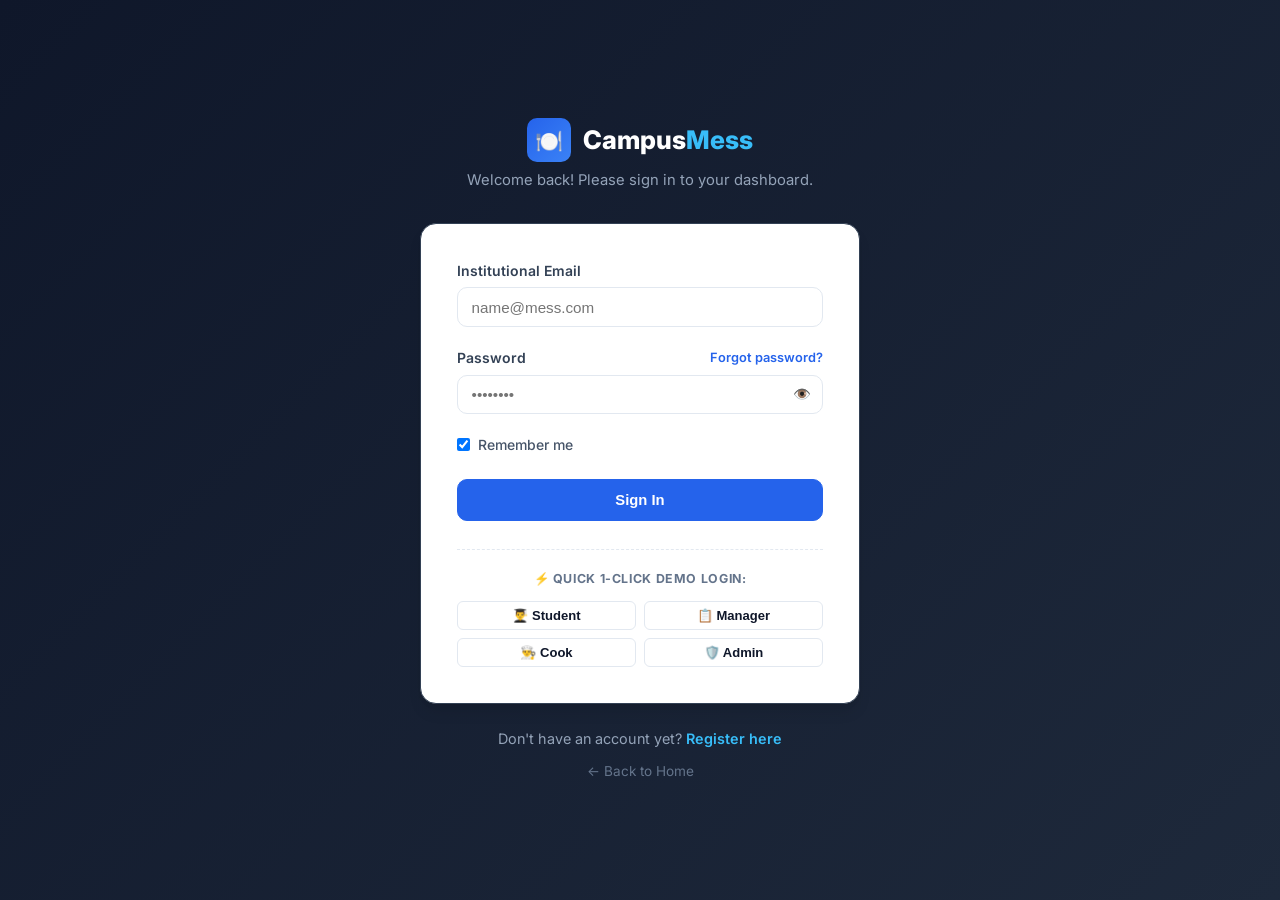
<file: src/main/resources/static/student.html>
<!DOCTYPE html>
<html lang="en">
<head>
  <meta charset="UTF-8">
  <meta name="viewport" content="width=device-width, initial-scale=1.0">
  <title>Student Portal | Campus Mess Management</title>
  <link rel="stylesheet" href="css/styles.css">
  <link rel="preconnect" href="https://fonts.googleapis.com">
  <link rel="preconnect" href="https://fonts.gstatic.com" crossorigin>
  <link href="https://fonts.googleapis.com/css2?family=Inter:wght@400;500;600;700;800&display=swap" rel="stylesheet">
</head>
<body>
  <!-- Top Navigation -->
  <header class="navbar">
    <div class="container navbar-inner">
      <a href="student.html" class="brand-logo">
        <div class="brand-icon">🍽️</div>
        <span>Campus<span style="color: var(--primary);">Mess</span> <span style="font-size: 0.8rem; background: var(--primary-light); color: var(--primary); padding: 0.15rem 0.5rem; border-radius: 9999px; margin-left: 0.25rem;">STUDENT</span></span>
      </a>
      <div style="display: flex; align-items: center; gap: 1rem;">
        <div id="notification-bell-btn" style="position: relative; cursor: pointer; padding: 0.4rem; border-radius: 50%; background: #f1f5f9;" onclick="toggleNotifDropdown()">
          <span style="font-size: 1.25rem;">🔔</span>
          <span id="notif-count-badge" style="position: absolute; top: -2px; right: -2px; background: var(--danger); color: #fff; font-size: 0.7rem; font-weight: 700; padding: 0.1rem 0.35rem; border-radius: 9999px; display: none;">0</span>
        </div>
        <div id="notif-dropdown" class="card" style="position: absolute; right: 2rem; top: 4.5rem; width: 340px; display: none; z-index: 50; box-shadow: var(--shadow-lg); padding: 1rem;">
          <div style="display: flex; justify-content: space-between; align-items: center; margin-bottom: 0.75rem; border-bottom: 1px solid var(--border-color); padding-bottom: 0.5rem;">
            <h4 style="font-size: 0.95rem;">System Announcements</h4>
            <button class="btn btn-secondary btn-sm" onclick="markAllNotificationsRead()" style="font-size: 0.75rem;">Clear All</button>
          </div>
          <div id="notif-list" style="display: flex; flex-direction: column; gap: 0.5rem; max-height: 280px; overflow-y: auto;">
            <!-- Loaded dynamically -->
          </div>
        </div>

        <div style="text-align: right;">
          <div id="user-display-name" style="font-weight: 700; font-size: 0.9rem;">Alex Johnson</div>
          <div id="user-display-roll" style="font-size: 0.775rem; color: #64748b;">STU-2026-081</div>
        </div>
        <button class="btn btn-secondary btn-sm" onclick="logout()">Sign Out</button>
      </div>
    </div>
  </header>

  <!-- App Layout -->
  <div class="app-layout">
    <!-- Sidebar -->
    <aside class="sidebar">
      <div class="sidebar-heading">Navigation</div>
      <div class="sidebar-nav-item active" onclick="switchTab('dashboard')">📊 Dashboard</div>
      <div class="sidebar-nav-item" onclick="switchTab('menu')">📅 Daily Menu</div>
      <div class="sidebar-nav-item" onclick="switchTab('attendance')">✅ Meal Attendance</div>
      <div class="sidebar-nav-item" onclick="switchTab('feedback')">⭐ Food Feedback</div>
      <div class="sidebar-nav-item" onclick="switchTab('fees')">💳 Fees & Payments</div>
      <div class="sidebar-nav-item" onclick="switchTab('profile')">👤 My Profile</div>
    </aside>

    <!-- Main Content -->
    <main class="main-content">

      <!-- TAB 1: DASHBOARD -->
      <section id="tab-dashboard" class="tab-content">
        <!-- Welcome Hero Banner -->
        <div class="card" style="background: linear-gradient(135deg, #2563eb, #1d4ed8); color: #ffffff; padding: 1.75rem; margin-bottom: 1.75rem; border: none;">
          <div style="display: flex; justify-content: space-between; align-items: center; flex-wrap: wrap; gap: 1rem;">
            <div>
              <h2 style="color: #ffffff; font-size: 1.6rem; margin-bottom: 0.25rem;">Welcome back, <span id="welcome-name">Student</span>!</h2>
              <p style="color: #bfdbfe; font-size: 0.95rem;">
                Hostel: <strong id="welcome-hostel" style="color: #ffffff;">Block A</strong> | Room: <strong id="welcome-room" style="color: #ffffff;">204-B</strong> | Today is <strong id="today-date-text" style="color: #ffffff;"></strong>
              </p>
            </div>
            <div style="display: flex; gap: 0.5rem; flex-wrap: wrap;">
              <button class="btn btn-secondary btn-sm" style="background: #ffffff; color: var(--primary);" onclick="switchTab('attendance')">Mark Attendance</button>
              <button class="btn btn-secondary btn-sm" style="background: rgba(255,255,255,0.2); color: #ffffff; border-color: rgba(255,255,255,0.4);" onclick="switchTab('fees')">Pay Dues</button>
            </div>
          </div>
        </div>

        <!-- KPI Cards -->
        <div class="grid grid-cols-4 gap-4" style="margin-bottom: 2rem;">
          <div class="stat-card">
            <div class="stat-icon" style="background: #eff6ff; color: #2563eb;">🍽️</div>
            <div>
              <div id="stat-meals-count" class="stat-val">3</div>
              <div class="stat-label">Meals Served Today</div>
            </div>
          </div>
          <div class="stat-card">
            <div class="stat-icon" style="background: #ecfdf5; color: #10b981;">📈</div>
            <div>
              <div id="stat-attendance-pct" class="stat-val">--%</div>
              <div class="stat-label">Meal Attendance</div>
            </div>
          </div>
          <div class="stat-card">
            <div class="stat-icon" style="background: #fef3c7; color: #d97706;">💳</div>
            <div>
              <div id="stat-fee-status" class="stat-val" style="font-size: 1.25rem;">PENDING</div>
              <div class="stat-label">Mess Fee (Oct 2026)</div>
            </div>
          </div>
          <div class="stat-card">
            <div class="stat-icon" style="background: #fdf2f8; color: #db2777;">⭐</div>
            <div>
              <div id="stat-feedback-count" class="stat-val">--</div>
              <div class="stat-label">Reviews Submitted</div>
            </div>
          </div>
        </div>

        <!-- Quick Actions -->
        <div style="margin-bottom: 2rem;">
          <h3 style="font-size: 1.15rem; margin-bottom: 1rem;">Quick Actions</h3>
          <div class="grid grid-cols-4 gap-3">
            <button class="btn btn-secondary" onclick="switchTab('menu')" style="padding: 1rem; flex-direction: column; height: auto;">
              <span style="font-size: 1.5rem; margin-bottom: 0.25rem;">📅</span>
              <span>View Daily Menu</span>
            </button>
            <button class="btn btn-secondary" onclick="switchTab('attendance')" style="padding: 1rem; flex-direction: column; height: auto;">
              <span style="font-size: 1.5rem; margin-bottom: 0.25rem;">✅</span>
              <span>Mark Attendance</span>
            </button>
            <button class="btn btn-secondary" onclick="switchTab('feedback')" style="padding: 1rem; flex-direction: column; height: auto;">
              <span style="font-size: 1.5rem; margin-bottom: 0.25rem;">⭐</span>
              <span>Submit Meal Feedback</span>
            </button>
            <button class="btn btn-secondary" onclick="switchTab('fees')" style="padding: 1rem; flex-direction: column; height: auto;">
              <span style="font-size: 1.5rem; margin-bottom: 0.25rem;">💳</span>
              <span>Pay Mess Dues</span>
            </button>
          </div>
        </div>

        <!-- Today's Meal Snapshot -->
        <div class="card">
          <div style="display: flex; justify-content: space-between; align-items: center; margin-bottom: 1.25rem;">
            <h3 style="font-size: 1.15rem;">Today's Dining Schedule & Attendance</h3>
            <span class="badge badge-info" id="dash-date-badge">Today</span>
          </div>
          <div id="dashboard-meals-container" class="grid grid-cols-3 gap-4">
            <!-- Loaded dynamically -->
          </div>
        </div>
      </section>

      <!-- TAB 2: DAILY MENU -->
      <section id="tab-menu" class="tab-content" style="display: none;">
        <div style="display: flex; justify-content: space-between; align-items: center; margin-bottom: 1.5rem; flex-wrap: wrap; gap: 1rem;">
          <div>
            <h2 style="font-size: 1.6rem;">Daily Mess Menu</h2>
            <p>Nutritious food items prepared fresh by dining hall staff.</p>
          </div>
          <!-- Date Navigator -->
          <div style="display: flex; align-items: center; gap: 0.5rem; background: #ffffff; padding: 0.35rem 0.5rem; border-radius: var(--radius-md); border: 1px solid var(--border-color);">
            <button class="btn btn-secondary btn-sm" onclick="changeMenuDate(-1)">&larr; Prev</button>
            <input type="date" id="menu-date-input" class="form-control" style="width: auto; padding: 0.3rem 0.5rem; font-size: 0.875rem;" onchange="loadMenuForDate(this.value)">
            <button class="btn btn-secondary btn-sm" onclick="changeMenuDate(1)">Next &rarr;</button>
            <button class="btn btn-primary btn-sm" onclick="loadTodayMenu()">Today</button>
          </div>
        </div>

        <div id="menu-cards-container" class="grid grid-cols-3 gap-6">
          <!-- Loaded dynamically -->
        </div>
      </section>

      <!-- TAB 3: MEAL ATTENDANCE -->
      <section id="tab-attendance" class="tab-content" style="display: none;">
        <div style="margin-bottom: 1.5rem;">
          <h2 style="font-size: 1.6rem;">Meal Attendance</h2>
          <p>Mark attendance before deadlines to ensure fresh preparation and prevent dining hall food waste.</p>
        </div>

        <!-- Mark Attendance Action Cards -->
        <div class="card" style="margin-bottom: 2rem;">
          <div style="display: flex; justify-content: space-between; align-items: center; margin-bottom: 1rem;">
            <h3 style="font-size: 1.15rem;">Mark Today's Meals</h3>
            <span style="font-size: 0.85rem; color: #64748b;">Lockout rule strictly enforced by kitchen timer</span>
          </div>
          <div id="attendance-mark-cards" class="grid grid-cols-3 gap-4">
            <!-- Loaded dynamically with Breakfast, Lunch, Dinner -->
          </div>
        </div>

        <!-- Attendance Analytics & History -->
        <div class="grid grid-cols-3 gap-6">
          <div class="card" style="grid-column: span 1;">
            <h3 style="font-size: 1.1rem; margin-bottom: 1rem;">Attendance Summary</h3>
            <div style="display: flex; flex-direction: column; gap: 1rem;">
              <div style="text-align: center; padding: 1.5rem; background: #f8fafc; border-radius: var(--radius-md);">
                <div id="att-pct-circle" style="font-size: 2.5rem; font-weight: 800; color: var(--primary);">0%</div>
                <div style="font-size: 0.85rem; color: #64748b; font-weight: 600;">Overall Attendance Rate</div>
              </div>
              <div style="display: flex; justify-content: space-between; padding: 0.5rem 0; border-bottom: 1px solid var(--border-color);">
                <span>Total Meals Tracked:</span>
                <strong id="att-summary-total">0</strong>
              </div>
              <div style="display: flex; justify-content: space-between; padding: 0.5rem 0; border-bottom: 1px solid var(--border-color);">
                <span>Attended (Present):</span>
                <strong id="att-summary-attended" style="color: var(--accent);">0</strong>
              </div>
              <div style="display: flex; justify-content: space-between; padding: 0.5rem 0;">
                <span>Skipped / Missed:</span>
                <strong id="att-summary-missed" style="color: var(--danger);">0</strong>
              </div>
            </div>
          </div>

          <div class="card" style="grid-column: span 2;">
            <h3 style="font-size: 1.1rem; margin-bottom: 1rem;">Attendance History</h3>
            <div class="table-container">
              <table>
                <thead>
                  <tr>
                    <th>Date</th>
                    <th>Meal</th>
                    <th>Status</th>
                    <th>Marked At</th>
                  </tr>
                </thead>
                <tbody id="attendance-history-table">
                  <!-- Loaded dynamically -->
                </tbody>
              </table>
            </div>
          </div>
        </div>
      </section>

      <!-- TAB 4: FEEDBACK -->
      <section id="tab-feedback" class="tab-content" style="display: none;">
        <div style="margin-bottom: 1.5rem;">
          <h2 style="font-size: 1.6rem;">Meal Feedback & Rating</h2>
          <p>Rate your food quality. Your feedback directly impacts mess menus and supplier selection.</p>
        </div>

        <div class="grid grid-cols-3 gap-6">
          <!-- Submit Form -->
          <div class="card" style="grid-column: span 1;">
            <h3 style="font-size: 1.15rem; margin-bottom: 1rem;">Share Your Experience</h3>
            <form id="feedback-form">
              <div class="form-group">
                <label for="fb-meal-type">Meal Type</label>
                <select id="fb-meal-type" class="form-control" required>
                  <option value="BREAKFAST">Breakfast</option>
                  <option value="LUNCH" selected>Lunch</option>
                  <option value="DINNER">Dinner</option>
                </select>
              </div>
              <div class="form-group">
                <label for="fb-date">Date</label>
                <input type="date" id="fb-date" class="form-control" required>
              </div>
              <div class="form-group">
                <label>Food Quality Rating</label>
                <div class="star-rating" id="star-picker">
                  <span class="star active" data-val="1">★</span>
                  <span class="star active" data-val="2">★</span>
                  <span class="star active" data-val="3">★</span>
                  <span class="star active" data-val="4">★</span>
                  <span class="star active" data-val="5">★</span>
                </div>
                <input type="hidden" id="fb-rating" value="5">
                <div id="star-label" style="font-size: 0.8rem; color: #f59e0b; font-weight: 600; margin-top: 0.2rem;">★★★★★ Excellent (5/5)</div>
              </div>
              <div class="form-group">
                <label for="fb-comment">Detailed Comments</label>
                <textarea id="fb-comment" class="form-control" rows="4" placeholder="How was the taste, freshness, seasoning, or hygiene?" required></textarea>
              </div>
              <button type="submit" class="btn btn-primary" style="width: 100%;">Submit Feedback</button>
            </form>
          </div>

          <!-- History -->
          <div class="card" style="grid-column: span 2;">
            <h3 style="font-size: 1.15rem; margin-bottom: 1rem;">My Submitted Reviews</h3>
            <div id="my-feedback-list" style="display: flex; flex-direction: column; gap: 1rem; max-height: 520px; overflow-y: auto;">
              <!-- Loaded dynamically -->
            </div>
          </div>
        </div>
      </section>

      <!-- TAB 5: FEES & PAYMENTS -->
      <section id="tab-fees" class="tab-content" style="display: none;">
        <div style="margin-bottom: 1.5rem;">
          <h2 style="font-size: 1.6rem;">Mess Fees & Payment Dues</h2>
          <p>Review current monthly billing, settle dues online, and download printable tax receipts.</p>
        </div>

        <!-- Current Dues Banner Card -->
        <div class="card" style="background: #ffffff; border-left: 4px solid var(--primary); margin-bottom: 2rem; padding: 1.75rem;">
          <div style="display: flex; justify-content: space-between; align-items: center; flex-wrap: wrap; gap: 1rem;">
            <div>
              <span id="fee-badge" class="badge badge-warning" style="margin-bottom: 0.5rem;">PENDING PAYMENT</span>
              <h3 style="font-size: 1.4rem; margin-top: 0.25rem;">
                Monthly Mess Fee: <span id="fee-amount-text" style="color: var(--primary);">₹3,200.00</span>
              </h3>
              <p style="font-size: 0.875rem; margin-top: 0.2rem;">
                Billing Cycle: <strong id="fee-cycle-text">October 2026</strong> | Due Date: <strong id="fee-due-date-text">October 31, 2026</strong>
              </p>
            </div>
            <div id="fee-action-area">
              <button class="btn btn-primary btn-lg" onclick="openPaymentModal()">
                <span>💳</span> Pay Mess Dues Online
              </button>
            </div>
          </div>
        </div>

        <!-- Payment History Table -->
        <div class="card">
          <h3 style="font-size: 1.15rem; margin-bottom: 1rem;">Payment Transactions & Receipts</h3>
          <div class="table-container">
            <table>
              <thead>
                <tr>
                  <th>Transaction ID</th>
                  <th>Month</th>
                  <th>Amount</th>
                  <th>Method</th>
                  <th>Status</th>
                  <th>Payment Date</th>
                  <th>Receipt</th>
                </tr>
              </thead>
              <tbody id="payment-history-table">
                <!-- Loaded dynamically -->
              </tbody>
            </table>
          </div>
        </div>
      </section>

      <!-- TAB 6: PROFILE -->
      <section id="tab-profile" class="tab-content" style="display: none;">
        <div style="margin-bottom: 1.5rem;">
          <h2 style="font-size: 1.6rem;">Student Profile & Security</h2>
          <p>Keep your contact and hostel accommodation details current.</p>
        </div>

        <div class="grid grid-cols-2 gap-6">
          <!-- Profile Details -->
          <div class="card">
            <h3 style="font-size: 1.15rem; margin-bottom: 1.25rem;">Personal & Hostel Details</h3>
            <form id="profile-form">
              <div class="form-group">
                <label>Full Name</label>
                <input type="text" id="prof-name" class="form-control" required>
              </div>
              <div class="form-group">
                <label>Institutional Email</label>
                <input type="email" id="prof-email" class="form-control" disabled style="background: #f1f5f9;">
              </div>
              <div class="form-group">
                <label>Phone Number</label>
                <input type="tel" id="prof-phone" class="form-control" required>
              </div>
              <div class="form-group">
                <label>Student Roll ID</label>
                <input type="text" id="prof-roll" class="form-control">
              </div>
              <div class="grid grid-cols-2 gap-3">
                <div class="form-group">
                  <label>Hostel Block</label>
                  <input type="text" id="prof-hostel" class="form-control">
                </div>
                <div class="form-group">
                  <label>Room Number</label>
                  <input type="text" id="prof-room" class="form-control">
                </div>
              </div>
              <button type="submit" class="btn btn-primary" style="margin-top: 0.5rem;">Save Changes</button>
            </form>
          </div>

          <!-- Password Reset -->
          <div class="card">
            <h3 style="font-size: 1.15rem; margin-bottom: 1.25rem;">Update Password</h3>
            <form id="change-pwd-form">
              <div class="form-group">
                <label>Current Password</label>
                <input type="password" id="curr-pwd" class="form-control" required>
              </div>
              <div class="form-group">
                <label>New Password (min 8 characters)</label>
                <input type="password" id="new-pwd" class="form-control" required minlength="8">
              </div>
              <div class="form-group">
                <label>Confirm New Password</label>
                <input type="password" id="confirm-new-pwd" class="form-control" required minlength="8">
              </div>
              <button type="submit" class="btn btn-secondary" style="margin-top: 0.5rem;">Change Password</button>
            </form>
          </div>
        </div>
      </section>

    </main>
  </div>

  <!-- PAYMENT MODAL -->
  <div id="payment-modal" class="modal-overlay">
    <div class="modal-card">
      <div class="modal-header">
        <h3 style="font-size: 1.2rem;">Complete Mess Fee Payment</h3>
        <button class="btn btn-secondary btn-sm" onclick="closeModal('payment-modal')">&times;</button>
      </div>
      <div class="modal-body">
        <div style="background: #eff6ff; padding: 1rem; border-radius: var(--radius-md); border: 1px solid #bfdbfe; margin-bottom: 1.25rem;">
          <div style="font-size: 0.85rem; color: #1e40af;">Payable Amount</div>
          <div style="font-size: 1.8rem; font-weight: 800; color: var(--primary);">₹3,200.00</div>
          <div style="font-size: 0.8rem; color: #3b82f6;">Includes 3 full meals/day boarding charges for current month</div>
        </div>

        <form id="pay-now-form">
          <div class="form-group">
            <label>Payment Method</label>
            <select id="pay-method" class="form-control">
              <option value="UPI (Google Pay / PhonePe)">UPI (Google Pay / PhonePe)</option>
              <option value="Debit / Credit Card">Debit / Credit Card</option>
              <option value="Net Banking">Net Banking</option>
              <option value="Campus SmartCard">Campus SmartCard</option>
            </select>
          </div>
          <div class="form-group">
            <label>Billing Month</label>
            <input type="text" id="pay-month-year" class="form-control" readonly value="October 2026">
          </div>
          <div style="font-size: 0.825rem; color: #64748b; margin-top: 0.5rem;">
            🔒 Simulated sandbox payment gateway. No real money will be charged.
          </div>
          <div class="modal-footer" style="padding-left: 0; padding-right: 0; margin-top: 1.25rem;">
            <button type="button" class="btn btn-secondary" onclick="closeModal('payment-modal')">Cancel</button>
            <button type="submit" id="pay-submit-btn" class="btn btn-primary">Authorize & Pay ₹3,200</button>
          </div>
        </form>
      </div>
    </div>
  </div>

  <!-- RECEIPT MODAL -->
  <div id="receipt-modal" class="modal-overlay">
    <div class="modal-card" style="max-width: 600px;">
      <div class="modal-header no-print">
        <h3 style="font-size: 1.15rem;">Fee Payment Receipt</h3>
        <button class="btn btn-secondary btn-sm" onclick="closeModal('receipt-modal')">&times;</button>
      </div>
      <div class="modal-body" id="receipt-print-area" style="font-family: monospace;">
        <!-- Loaded dynamically -->
      </div>
      <div class="modal-footer no-print">
        <button class="btn btn-secondary" onclick="closeModal('receipt-modal')">Close</button>
        <button class="btn btn-primary" onclick="window.print()">🖨️ Print Receipt</button>
      </div>
    </div>
  </div>

  <script src="js/app.js"></script>
  <script>
    const user = requireAuth(['student']);
    renderTopBar('student');

    let currentMenuDate = new Date().toISOString().split('T')[0];

    document.addEventListener('DOMContentLoaded', () => {
      if (!user) return;
      initStudentData();
      initStarPicker();
      loadNotifications();
    });

    function initStudentData() {
      document.getElementById('user-display-name').textContent = user.name;
      document.getElementById('welcome-name').textContent = user.name;
      const roll = (user.profile && user.profile.student_id) ? user.profile.student_id : 'STU-' + user.id;
      document.getElementById('user-display-roll').textContent = roll;
      document.getElementById('welcome-hostel').textContent = (user.profile && user.profile.hostel_block) || 'Block A';
      document.getElementById('welcome-room').textContent = (user.profile && user.profile.room_number) || '101';

      const options = { weekday: 'long', year: 'numeric', month: 'long', day: 'numeric' };
      document.getElementById('today-date-text').textContent = new Date().toLocaleDateString('en-US', options);
      document.getElementById('fb-date').value = new Date().toISOString().split('T')[0];
      document.getElementById('menu-date-input').value = currentMenuDate;

      // Populate profile tab
      document.getElementById('prof-name').value = user.name;
      document.getElementById('prof-email').value = user.email;
      document.getElementById('prof-phone').value = user.phone || '';
      document.getElementById('prof-roll').value = roll;
      document.getElementById('prof-hostel').value = (user.profile && user.profile.hostel_block) || '';
      document.getElementById('prof-room').value = (user.profile && user.profile.room_number) || '';

      loadDashboard();
      loadMenuForDate(currentMenuDate);
      loadAttendance();
      loadFeedback();
      loadFees();
    }

    // Tabs switching
    function switchTab(tabId) {
      document.querySelectorAll('.tab-content').forEach(t => t.style.display = 'none');
      document.querySelectorAll('.sidebar-nav-item').forEach(i => i.classList.remove('active'));

      const activeTab = document.getElementById('tab-' + tabId);
      if (activeTab) activeTab.style.display = 'block';

      const navItems = document.querySelectorAll('.sidebar-nav-item');
      const tabMap = { dashboard: 0, menu: 1, attendance: 2, feedback: 3, fees: 4, profile: 5 };
      if (navItems[tabMap[tabId]]) navItems[tabMap[tabId]].classList.add('active');

      if (tabId === 'menu') loadMenuForDate(currentMenuDate);
      if (tabId === 'attendance') loadAttendance();
      if (tabId === 'fees') loadFees();
      if (tabId === 'feedback') loadFeedback();
    }

    // Dashboard Loader
    async function loadDashboard() {
      try {
        const today = new Date().toISOString().split('T')[0];
        const res = await apiCall(`/reports/dashboard?role=student&userId=${user.id}`);
        
        document.getElementById('stat-meals-count').textContent = res.todayMenus ? res.todayMenus.length : 3;
        document.getElementById('stat-attendance-pct').textContent = (res.attendancePercentage || 100) + '%';
        
        const feeEl = document.getElementById('stat-fee-status');
        feeEl.textContent = res.feeStatus || 'PENDING';
        feeEl.style.color = res.feeStatus === 'PAID' ? 'var(--accent)' : 'var(--danger)';

        // Render Today's Meal Snapshot
        const container = document.getElementById('dashboard-meals-container');
        container.innerHTML = '';

        const mealTypes = [
          { type: 'breakfast', name: 'Breakfast', icon: '🌅', time: '07:30 AM - 09:30 AM' },
          { type: 'lunch', name: 'Lunch', icon: '☀️', time: '12:30 PM - 02:30 PM' },
          { type: 'dinner', name: 'Dinner', icon: '🌙', time: '07:30 PM - 09:30 PM' }
        ];

        mealTypes.forEach(m => {
          const menu = res.todayMenus ? res.todayMenus.find(x => x.mealType.toLowerCase() === m.type) : null;
          const att = res.todayAttendances ? res.todayAttendances.find(x => x.mealType.toLowerCase() === m.type) : null;

          const card = document.createElement('div');
          card.className = 'card';
          card.style.background = '#f8fafc';
          card.innerHTML = `
            <div style="display: flex; justify-content: space-between; align-items: center; margin-bottom: 0.5rem;">
              <h4 style="font-size: 1.05rem;">${m.icon} ${m.name}</h4>
              <span class="badge ${att ? (att.status === 'PRESENT' ? 'badge-present' : 'badge-absent') : 'badge-low'}">
                ${att ? att.status : 'NOT MARKED'}
              </span>
            </div>
            <p style="font-size: 0.8rem; color: #64748b; margin-bottom: 0.5rem;">⏰ ${menu ? menu.mealTime : m.time}</p>
            <p style="font-size: 0.875rem; color: #1e293b; font-weight: 500; line-height: 1.4;">
              ${menu ? (menu.foodItems || menu.items) : 'Standard healthy meal'}
            </p>
          `;
          container.appendChild(card);
        });

      } catch (err) {
        console.error(err);
      }
    }

    // Daily Menu Loader
    async function loadMenuForDate(dateStr) {
      currentMenuDate = dateStr;
      document.getElementById('menu-date-input').value = dateStr;
      const container = document.getElementById('menu-cards-container');
      container.innerHTML = '<div style="grid-column: span 3; text-align: center; padding: 2rem;">Loading menu...</div>';

      try {
        const menus = await apiCall(`/menu?date=${dateStr}`);
        container.innerHTML = '';

        const mealOrder = ['breakfast', 'lunch', 'dinner'];
        const mealMeta = {
          breakfast: { title: 'Breakfast', icon: '🍳', defaultTime: '07:30 AM - 09:30 AM', color: '#eff6ff', border: '#93c5fd' },
          lunch: { title: 'Lunch', icon: '🍛', defaultTime: '12:30 PM - 02:30 PM', color: '#f0fdf4', border: '#86efac' },
          dinner: { title: 'Dinner', icon: '🍲', defaultTime: '07:30 PM - 09:30 PM', color: '#fefce8', border: '#fde047' }
        };

        mealOrder.forEach(mType => {
          const menu = menus.find(m => m.mealType.toLowerCase() === mType);
          const meta = mealMeta[mType];

          const col = document.createElement('div');
          col.className = 'card';
          col.style.borderColor = meta.border;
          col.innerHTML = `
            <div style="display: flex; align-items: center; justify-content: space-between; margin-bottom: 0.75rem;">
              <div style="display: flex; align-items: center; gap: 0.5rem;">
                <span style="font-size: 1.5rem;">${meta.icon}</span>
                <h3 style="font-size: 1.25rem;">${meta.title}</h3>
              </div>
              <span class="badge badge-info" style="font-size: 0.7rem;">${menu ? menu.mealTime : meta.defaultTime}</span>
            </div>
            <div style="background: ${meta.color}; padding: 1rem; border-radius: var(--radius-md); margin-bottom: 1rem;">
              <h4 style="font-size: 0.95rem; margin-bottom: 0.25rem; color: #0f172a;">Food Items:</h4>
              <p style="font-size: 0.95rem; color: #1e293b; font-weight: 600; line-height: 1.5;">
                ${menu ? (menu.foodItems || menu.items) : 'Chef\'s special assortment'}
              </p>
            </div>
            <div style="font-size: 0.85rem; color: #64748b; line-height: 1.5;">
              <strong>Description:</strong> ${menu && menu.description ? menu.description : 'Prepared in clean hygienic mess facility with fresh ingredients.'}
            </div>
          `;
          container.appendChild(col);
        });

      } catch (err) {
        container.innerHTML = `<div style="grid-column: span 3; color: var(--danger); text-align: center;">Failed to load menu: ${err.message}</div>`;
      }
    }

    function changeMenuDate(deltaDays) {
      const d = new Date(currentMenuDate);
      d.setDate(d.getDate() + deltaDays);
      loadMenuForDate(d.toISOString().split('T')[0]);
    }

    function loadTodayMenu() {
      loadMenuForDate(new Date().toISOString().split('T')[0]);
    }

    // Attendance Loader & Marking
    async function loadAttendance() {
      try {
        const today = new Date().toISOString().split('T')[0];
        const res = await apiCall(`/attendance/my?studentId=${user.id}`);
        const schedules = await apiCall('/schedule');

        // Render Action Cards for Today
        const cardArea = document.getElementById('attendance-mark-cards');
        cardArea.innerHTML = '';

        const mealTypes = ['breakfast', 'lunch', 'dinner'];
        const mealIcons = { breakfast: '🌅', lunch: '☀️', dinner: '🌙' };

        mealTypes.forEach(m => {
          const att = res.attendances.find(a => a.date === today && a.mealType.toLowerCase() === m);
          const sched = schedules.find(s => s.mealType.toLowerCase() === m) || { attendanceDeadline: '07:00 AM' };

          const div = document.createElement('div');
          div.className = 'card';
          div.style.background = att ? '#f8fafc' : '#ffffff';
          div.innerHTML = `
            <div style="display: flex; justify-content: space-between; align-items: center; margin-bottom: 0.5rem;">
              <h4 style="font-size: 1.1rem; text-transform: capitalize;">${mealIcons[m]} ${m}</h4>
              <span class="badge ${att ? (att.status === 'PRESENT' ? 'badge-present' : 'badge-absent') : 'badge-low'}">
                ${att ? att.status : 'UNMARKED'}
              </span>
            </div>
            <p style="font-size: 0.8rem; color: #64748b; margin-bottom: 0.75rem;">
              ⏰ Cutoff Deadline: <strong>${sched.attendanceDeadline}</strong>
            </p>
            ${att ? `
              <div style="font-size: 0.85rem; color: var(--accent); font-weight: 600;">
                ✓ Attendance recorded for today.
              </div>
            ` : `
              <div style="display: flex; gap: 0.5rem;">
                <button class="btn btn-primary btn-sm" style="flex: 1;" onclick="markAttendanceAction('${m}', 'PRESENT')">I'll Eat (Present)</button>
                <button class="btn btn-secondary btn-sm" style="flex: 1;" onclick="markAttendanceAction('${m}', 'ABSENT')">Skip Meal</button>
              </div>
            `}
          `;
          cardArea.appendChild(div);
        });

        // Summary Stats
        if (res.summary) {
          document.getElementById('att-pct-circle').textContent = res.summary.attendancePercentage + '%';
          document.getElementById('att-summary-total').textContent = res.summary.totalMeals;
          document.getElementById('att-summary-attended').textContent = res.summary.attendedMeals;
          document.getElementById('att-summary-missed').textContent = res.summary.missedMeals;
        }

        // History Table
        const tbody = document.getElementById('attendance-history-table');
        tbody.innerHTML = '';
        if (res.attendances.length === 0) {
          tbody.innerHTML = '<tr><td colspan="4" style="text-align: center; color: #94a3b8;">No attendance marked yet.</td></tr>';
        } else {
          res.attendances.forEach(a => {
            const tr = document.createElement('tr');
            tr.innerHTML = `
              <td><strong>${formatDate(a.date)}</strong></td>
              <td style="text-transform: capitalize;">${a.mealType}</td>
              <td><span class="badge ${a.status === 'PRESENT' ? 'badge-present' : 'badge-absent'}">${a.status}</span></td>
              <td style="color: #64748b; font-size: 0.825rem;">${a.markedAt ? a.markedAt.replace('T', ' ').substring(0, 16) : '-'}</td>
            `;
            tbody.appendChild(tr);
          });
        }

      } catch (err) {
        showToast('Error loading attendance: ' + err.message, 'error');
      }
    }

    async function markAttendanceAction(mealType, status) {
      const today = new Date().toISOString().split('T')[0];
      try {
        const res = await apiCall('/attendance', 'POST', {
          studentId: user.id,
          date: today,
          mealType: mealType.toUpperCase(),
          status: status
        });
        showToast(res.message || 'Attendance marked successfully!', 'success');
        loadAttendance();
        loadDashboard();
      } catch (err) {
        showToast(err.message || 'Could not mark attendance.', 'error');
      }
    }

    // Feedback Loader & Submitter
    async function loadFeedback() {
      try {
        const list = await apiCall(`/feedback/my?studentId=${user.id}`);
        document.getElementById('stat-feedback-count').textContent = list.length;
        const container = document.getElementById('my-feedback-list');
        container.innerHTML = '';

        if (list.length === 0) {
          container.innerHTML = '<div style="text-align: center; color: #94a3b8; padding: 2rem;">No feedback submitted yet. Share your experience!</div>';
        } else {
          list.forEach(fb => {
            const card = document.createElement('div');
            card.className = 'card';
            card.style.background = '#f8fafc';
            card.innerHTML = `
              <div style="display: flex; justify-content: space-between; align-items: center; margin-bottom: 0.5rem;">
                <div style="display: flex; align-items: center; gap: 0.5rem;">
                  <span class="badge badge-info" style="text-transform: capitalize;">${fb.mealType}</span>
                  <span style="font-size: 0.85rem; color: #64748b;">${formatDate(fb.date)}</span>
                </div>
                <div style="color: #f59e0b; font-size: 1.1rem;">${'★'.repeat(fb.rating)}${'☆'.repeat(5 - fb.rating)}</div>
              </div>
              <p style="font-size: 0.9rem; color: #1e293b; line-height: 1.5;">"${fb.comment || fb.comments}"</p>
            `;
            container.appendChild(card);
          });
        }
      } catch (err) {
        console.error(err);
      }
    }

    function initStarPicker() {
      const stars = document.querySelectorAll('#star-picker .star');
      const ratingInput = document.getElementById('fb-rating');
      const starLabel = document.getElementById('star-label');
      const labels = ['', 'Poor (1/5)', 'Fair (2/5)', 'Good (3/5)', 'Very Good (4/5)', 'Excellent (5/5)'];

      stars.forEach(star => {
        star.addEventListener('click', () => {
          const val = parseInt(star.getAttribute('data-val'));
          ratingInput.value = val;
          starLabel.textContent = `${'★'.repeat(val)}${'☆'.repeat(5 - val)} ${labels[val]}`;
          stars.forEach(s => {
            const sVal = parseInt(s.getAttribute('data-val'));
            if (sVal <= val) {
              s.classList.add('active');
            } else {
              s.classList.remove('active');
            }
          });
        });
      });
    }

    document.getElementById('feedback-form').addEventListener('submit', async (e) => {
      e.preventDefault();
      const mealType = document.getElementById('fb-meal-type').value;
      const date = document.getElementById('fb-date').value;
      const rating = parseInt(document.getElementById('fb-rating').value);
      const comments = document.getElementById('fb-comment').value.trim();

      try {
        const res = await apiCall('/feedback', 'POST', {
          studentId: user.id,
          mealType,
          date,
          rating,
          comments
        });
        showToast(res.message || 'Feedback submitted successfully.', 'success');
        document.getElementById('fb-comment').value = '';
        loadFeedback();
      } catch (err) {
        showToast('Error: ' + err.message, 'error');
      }
    });

    // Mess Fees & Payment
    async function loadFees() {
      try {
        const res = await apiCall(`/payments/my?studentId=${user.id}`);
        const feeStatus = res.feeStatus;

        const badge = document.getElementById('fee-badge');
        const actionArea = document.getElementById('fee-action-area');

        if (feeStatus.isPaid) {
          badge.className = 'badge badge-success';
          badge.textContent = 'FEE PAID FOR ' + feeStatus.currentMonth.toUpperCase();
          actionArea.innerHTML = `<button class="btn btn-secondary" disabled style="color: var(--accent); font-weight: 700;">✓ Fully Paid for Month</button>`;
        } else {
          badge.className = 'badge badge-warning';
          badge.textContent = 'PAYMENT DUE';
          actionArea.innerHTML = `<button class="btn btn-primary btn-lg" onclick="openPaymentModal()">💳 Pay Mess Dues Online</button>`;
        }

        document.getElementById('fee-cycle-text').textContent = feeStatus.currentMonth;
        document.getElementById('fee-due-date-text').textContent = formatDate(feeStatus.dueDate);

        // Payments table
        const tbody = document.getElementById('payment-history-table');
        tbody.innerHTML = '';
        if (res.payments.length === 0) {
          tbody.innerHTML = '<tr><td colspan="7" style="text-align: center; color: #94a3b8;">No payment transactions recorded.</td></tr>';
        } else {
          res.payments.forEach(p => {
            const tr = document.createElement('tr');
            tr.innerHTML = `
              <td><code>${p.transactionId}</code></td>
              <td>${p.monthYear}</td>
              <td><strong>${formatCurrency(p.amount)}</strong></td>
              <td>${p.paymentMethod || 'UPI'}</td>
              <td><span class="badge ${p.paymentStatus === 'PAID' ? 'badge-success' : 'badge-warning'}">${p.paymentStatus}</span></td>
              <td>${p.paymentDate ? p.paymentDate.substring(0, 10) : '-'}</td>
              <td><button class="btn btn-secondary btn-sm" onclick="showReceipt(${p.id})">📄 Receipt</button></td>
            `;
            tbody.appendChild(tr);
          });
        }

      } catch (err) {
        console.error(err);
      }
    }

    function openPaymentModal() {
      openModal('payment-modal');
    }

    document.getElementById('pay-now-form').addEventListener('submit', async (e) => {
      e.preventDefault();
      const method = document.getElementById('pay-method').value;
      const monthYear = document.getElementById('pay-month-year').value;
      const submitBtn = document.getElementById('pay-submit-btn');

      submitBtn.disabled = true;
      submitBtn.textContent = 'Processing Payment...';

      try {
        const res = await apiCall('/payments/pay', 'POST', {
          studentId: user.id,
          amount: 3200.00,
          monthYear: monthYear,
          paymentMethod: method
        });

        closeModal('payment-modal');
        showToast(res.message, 'success');
        loadFees();
        loadDashboard();

        // Automatically open receipt
        if (res.payment && res.payment.id) {
          showReceipt(res.payment.id);
        }
      } catch (err) {
        showToast('Payment Failed: ' + err.message, 'error');
      } finally {
        submitBtn.disabled = false;
        submitBtn.textContent = 'Authorize & Pay ₹3,200';
      }
    });

    async function showReceipt(paymentId) {
      try {
        const r = await apiCall(`/payments/receipt/${paymentId}`);
        const area = document.getElementById('receipt-print-area');
        area.innerHTML = `
          <div style="border-bottom: 2px dashed #0f172a; padding-bottom: 1rem; margin-bottom: 1rem; text-align: center;">
            <h2 style="font-size: 1.3rem; margin-bottom: 0.25rem;">CAMPUS HOSTEL & MESS SERVICES</h2>
            <div style="font-size: 0.85rem; color: #475569;">Official Student Mess Boarding Receipt</div>
            <div style="font-size: 0.8rem; color: #64748b;">Tax Invoice: ${r.taxInvoiceNumber || 'INV-' + r.transactionId}</div>
          </div>
          <div style="display: grid; grid-template-columns: 1fr 1fr; gap: 0.5rem; font-size: 0.85rem; margin-bottom: 1rem;">
            <div><strong>Student Name:</strong> ${r.studentName}</div>
            <div><strong>Student Roll:</strong> ${r.rollNo || 'STU-' + r.studentId}</div>
            <div><strong>Hostel Block:</strong> ${r.hostelBlock || 'Block A'}</div>
            <div><strong>Room No:</strong> ${r.roomNumber || '101'}</div>
            <div><strong>Payment Date:</strong> ${r.paymentDate ? r.paymentDate.replace('T', ' ').substring(0, 16) : '-'}</div>
            <div><strong>Transaction ID:</strong> ${r.transactionId}</div>
            <div><strong>Billing Month:</strong> ${r.monthYear}</div>
            <div><strong>Payment Mode:</strong> ${r.paymentMethod}</div>
          </div>
          <table style="width: 100%; border-top: 1px solid #cbd5e1; border-bottom: 1px solid #cbd5e1; margin-bottom: 1rem; font-size: 0.85rem;">
            <tr>
              <td style="padding: 0.5rem 0;">Monthly Hostel Boarding Charges</td>
              <td style="text-align: right; font-weight: bold;">${formatCurrency(r.amount)}</td>
            </tr>
            <tr>
              <td style="padding: 0.5rem 0;">Kitchen Maintenance & Hygiene Fee</td>
              <td style="text-align: right; color: var(--accent);">INCLUDED</td>
            </tr>
            <tr style="font-size: 1rem; font-weight: bold; border-top: 1px solid #cbd5e1;">
              <td style="padding: 0.75rem 0;">TOTAL PAID AMOUNT:</td>
              <td style="text-align: right; color: var(--primary);">${formatCurrency(r.amount)}</td>
            </tr>
          </table>
          <div style="text-align: center; font-size: 0.775rem; color: #64748b;">
            Status: <span style="color: var(--accent); font-weight: bold;">PAID & VERIFIED ELECTRONICALLY</span><br>
            Thank you for keeping your campus mess subscription up to date.
          </div>
        `;
        openModal('receipt-modal');
      } catch (err) {
        showToast('Receipt error: ' + err.message, 'error');
      }
    }

    // Profile updates
    document.getElementById('profile-form').addEventListener('submit', async (e) => {
      e.preventDefault();
      const name = document.getElementById('prof-name').value.trim();
      const phone = document.getElementById('prof-phone').value.trim();
      const studentId = document.getElementById('prof-roll').value.trim();
      const hostelBlock = document.getElementById('prof-hostel').value.trim();
      const roomNumber = document.getElementById('prof-room').value.trim();

      try {
        const res = await apiCall('/auth/profile', 'PUT', {
          userId: user.id,
          name,
          phone,
          studentId,
          hostelBlock,
          roomNumber
        });
        showToast(res.message, 'success');
        user.name = name;
        user.phone = phone;
        if (!user.profile) user.profile = {};
        user.profile.student_id = studentId;
        user.profile.hostel_block = hostelBlock;
        user.profile.room_number = roomNumber;
        setCurrentUser(user);
        initStudentData();
      } catch (err) {
        showToast('Update failed: ' + err.message, 'error');
      }
    });

    document.getElementById('change-pwd-form').addEventListener('submit', async (e) => {
      e.preventDefault();
      const currentPassword = document.getElementById('curr-pwd').value;
      const newPassword = document.getElementById('new-pwd').value;
      const confirmPassword = document.getElementById('confirm-new-pwd').value;

      try {
        const res = await apiCall('/auth/change-password', 'PUT', {
          userId: user.id,
          currentPassword,
          newPassword,
          confirmPassword
        });
        showToast(res.message, 'success');
        document.getElementById('change-pwd-form').reset();
      } catch (err) {
        showToast('Password change failed: ' + err.message, 'error');
      }
    });

    // Notifications
    async function loadNotifications() {
      try {
        const list = await apiCall(`/notifications?userId=${user.id}`);
        const unread = list.filter(n => !n.read).length;
        const badge = document.getElementById('notif-count-badge');
        if (unread > 0) {
          badge.textContent = unread;
          badge.style.display = 'inline';
        } else {
          badge.style.display = 'none';
        }

        const container = document.getElementById('notif-list');
        container.innerHTML = '';
        if (list.length === 0) {
          container.innerHTML = '<div style="font-size: 0.825rem; color: #64748b;">No announcements.</div>';
        } else {
          list.forEach(n => {
            const item = document.createElement('div');
            item.style.padding = '0.5rem';
            item.style.borderRadius = 'var(--radius-sm)';
            item.style.background = n.read ? '#f8fafc' : '#eff6ff';
            item.style.border = n.read ? '1px solid var(--border-color)' : '1px solid #bfdbfe';
            item.innerHTML = `
              <div style="font-weight: 600; font-size: 0.85rem; color: #0f172a;">${n.title}</div>
              <div style="font-size: 0.8rem; color: #475569; margin-top: 0.2rem;">${n.message}</div>
            `;
            container.appendChild(item);
          });
        }
      } catch (err) {
        console.error(err);
      }
    }

    function toggleNotifDropdown() {
      const dd = document.getElementById('notif-dropdown');
      dd.style.display = dd.style.display === 'block' ? 'none' : 'block';
    }

    async function markAllNotificationsRead() {
      try {
        await apiCall(`/notifications/read-all?userId=${user.id}`, 'PATCH');
        loadNotifications();
        showToast('All notifications cleared.', 'info');
      } catch (err) {
        console.error(err);
      }
    }
  </script>
</body>
</html>
</file>
<file: src/main/resources/static/css/styles.css>
:root {
  --primary: #2563eb;
  --primary-hover: #1d4ed8;
  --primary-light: #eff6ff;
  --primary-border: #bfdbfe;
  --secondary: #0f172a;
  --accent: #10b981;
  --accent-hover: #059669;
  --accent-light: #ecfdf5;
  --warning: #f59e0b;
  --warning-light: #fffbeb;
  --danger: #ef4444;
  --danger-light: #fef2f2;
  --bg-main: #f8fafc;
  --bg-card: #ffffff;
  --text-main: #0f172a;
  --text-muted: #64748b;
  --border-color: #e2e8f0;
  --border-focus: #3b82f6;
  --shadow-sm: 0 1px 2px 0 rgb(0 0 0 / 0.05);
  --shadow-md: 0 4px 6px -1px rgb(0 0 0 / 0.1), 0 2px 4px -2px rgb(0 0 0 / 0.1);
  --shadow-lg: 0 10px 15px -3px rgb(0 0 0 / 0.1), 0 4px 6px -4px rgb(0 0 0 / 0.1);
  --radius-sm: 6px;
  --radius-md: 10px;
  --radius-lg: 16px;
  --font-family: 'Inter', -apple-system, BlinkMacSystemFont, 'Segoe UI', Roboto, Helvetica, Arial, sans-serif;
}

* {
  box-sizing: border-box;
  margin: 0;
  padding: 0;
}

body {
  font-family: var(--font-family);
  background-color: var(--bg-main);
  color: var(--text-main);
  line-height: 1.5;
  min-height: 100vh;
  display: flex;
  flex-direction: column;
}

/* Typography */
h1, h2, h3, h4, h5, h6 {
  color: var(--secondary);
  font-weight: 700;
  line-height: 1.25;
}

p {
  color: var(--text-muted);
}

a {
  color: var(--primary);
  text-decoration: none;
  transition: color 0.15s;
}

a:hover {
  color: var(--primary-hover);
}

/* Common Layout */
.container {
  width: 100%;
  max-width: 1240px;
  margin: 0 auto;
  padding: 0 1.5rem;
}

.flex { display: flex; }
.flex-col { flex-direction: column; }
.items-center { align-items: center; }
.justify-between { justify-content: space-between; }
.justify-center { justify-content: center; }
.gap-1 { gap: 0.25rem; }
.gap-2 { gap: 0.5rem; }
.gap-3 { gap: 0.75rem; }
.gap-4 { gap: 1rem; }
.gap-6 { gap: 1.5rem; }
.grid { display: grid; }
.grid-cols-1 { grid-template-columns: repeat(1, minmax(0, 1fr)); }
.grid-cols-2 { grid-template-columns: repeat(2, minmax(0, 1fr)); }
.grid-cols-3 { grid-template-columns: repeat(3, minmax(0, 1fr)); }
.grid-cols-4 { grid-template-columns: repeat(4, minmax(0, 1fr)); }

/* Buttons */
.btn {
  display: inline-flex;
  align-items: center;
  justify-content: center;
  gap: 0.5rem;
  font-weight: 600;
  font-size: 0.925rem;
  padding: 0.625rem 1.25rem;
  border-radius: var(--radius-md);
  border: 1px solid transparent;
  cursor: pointer;
  transition: all 0.2s ease;
  white-space: nowrap;
}

.btn-primary {
  background-color: var(--primary);
  color: #ffffff;
  border-color: var(--primary);
}
.btn-primary:hover {
  background-color: var(--primary-hover);
  border-color: var(--primary-hover);
  transform: translateY(-1px);
}

.btn.register-submit,
.btn.register-submit:hover {
  background-color: #000000;
  border-color: #000000;
  color: #ffffff;
}

.btn-secondary {
  background-color: #ffffff;
  color: var(--secondary);
  border-color: var(--border-color);
}
.btn-secondary:hover {
  background-color: #f1f5f9;
  border-color: #cbd5e1;
}

.btn-success {
  background-color: var(--accent);
  color: #ffffff;
}
.btn-success:hover {
  background-color: var(--accent-hover);
}

.btn-danger {
  background-color: var(--danger);
  color: #ffffff;
}
.btn-danger:hover {
  background-color: #dc2626;
}

.btn-warning {
  background-color: var(--warning);
  color: #ffffff;
}

.btn-sm {
  padding: 0.375rem 0.75rem;
  font-size: 0.815rem;
  border-radius: var(--radius-sm);
}

.btn-lg {
  padding: 0.875rem 1.75rem;
  font-size: 1.05rem;
}

/* Badges / Status Pills */
.badge {
  display: inline-flex;
  align-items: center;
  gap: 0.35rem;
  padding: 0.25rem 0.75rem;
  font-size: 0.75rem;
  font-weight: 600;
  border-radius: 9999px;
  text-transform: uppercase;
  letter-spacing: 0.05em;
}

.badge-present, .badge-active, .badge-paid, .badge-success {
  background-color: var(--accent-light);
  color: #065f46;
  border: 1px solid #a7f3d0;
}

.badge-absent, .badge-inactive, .badge-pending, .badge-danger {
  background-color: var(--danger-light);
  color: #991b1b;
  border: 1px solid #fecaca;
}

.badge-warning, .badge-low {
  background-color: var(--warning-light);
  color: #92400e;
  border: 1px solid #fde68a;
}

.badge-info, .badge-role {
  background-color: var(--primary-light);
  color: #1e40af;
  border: 1px solid var(--primary-border);
}

/* Navigation / Header */
.navbar {
  background: #ffffff;
  border-bottom: 1px solid var(--border-color);
  position: sticky;
  top: 0;
  z-index: 40;
  box-shadow: var(--shadow-sm);
}

.navbar-inner {
  height: 4.25rem;
  display: flex;
  align-items: center;
  justify-content: space-between;
}

.brand-logo {
  display: flex;
  align-items: center;
  gap: 0.75rem;
  font-size: 1.25rem;
  font-weight: 700;
  color: var(--secondary);
}

.brand-icon {
  width: 2.25rem;
  height: 2.25rem;
  background: linear-gradient(135deg, #2563eb, #3b82f6);
  color: #ffffff;
  border-radius: var(--radius-md);
  display: flex;
  align-items: center;
  justify-content: center;
  font-size: 1.15rem;
  font-weight: bold;
}

.nav-links {
  display: flex;
  align-items: center;
  gap: 1.75rem;
  list-style: none;
}

.nav-links a {
  color: var(--text-muted);
  font-weight: 500;
  font-size: 0.95rem;
}

.nav-links a:hover, .nav-links a.active {
  color: var(--primary);
}

/* Demo Role Launcher Bar */
.demo-role-bar {
  background: #0f172a;
  color: #f8fafc;
  padding: 0.5rem 1rem;
  font-size: 0.825rem;
  display: flex;
  align-items: center;
  justify-content: space-between;
  border-bottom: 1px solid #1e293b;
}

.demo-pills {
  display: flex;
  gap: 0.5rem;
  align-items: center;
}

.demo-pill {
  padding: 0.2rem 0.6rem;
  border-radius: var(--radius-sm);
  background: #1e293b;
  color: #94a3b8;
  border: 1px solid #334155;
  cursor: pointer;
  transition: all 0.2s;
  font-size: 0.775rem;
  font-weight: 600;
}

.demo-pill:hover {
  background: var(--primary);
  color: #ffffff;
  border-color: var(--primary);
}

/* Cards & Surfaces */
.card {
  background: var(--bg-card);
  border: 1px solid var(--border-color);
  border-radius: var(--radius-lg);
  padding: 1.5rem;
  box-shadow: var(--shadow-sm);
  transition: transform 0.15s, box-shadow 0.15s;
}

.card:hover {
  box-shadow: var(--shadow-md);
}

.stat-card {
  display: flex;
  align-items: center;
  gap: 1.25rem;
  background: #ffffff;
  border: 1px solid var(--border-color);
  border-radius: var(--radius-lg);
  padding: 1.25rem 1.5rem;
}

.stat-icon {
  width: 3.25rem;
  height: 3.25rem;
  border-radius: var(--radius-md);
  display: flex;
  align-items: center;
  justify-content: center;
  font-size: 1.5rem;
}

.stat-val {
  font-size: 1.75rem;
  font-weight: 700;
  color: var(--secondary);
}

.stat-label {
  font-size: 0.85rem;
  color: var(--text-muted);
  font-weight: 500;
}

/* Dashboard Shell with Sidebar */
.app-layout {
  display: flex;
  min-height: calc(100vh - 4.25rem);
}

.sidebar {
  width: 260px;
  background: #ffffff;
  border-right: 1px solid var(--border-color);
  padding: 1.5rem 1rem;
  display: flex;
  flex-direction: column;
  gap: 0.5rem;
  flex-shrink: 0;
}

.sidebar-heading {
  font-size: 0.75rem;
  font-weight: 700;
  text-transform: uppercase;
  letter-spacing: 0.08em;
  color: #94a3b8;
  padding: 0.75rem 0.75rem 0.25rem;
}

.sidebar-nav-item {
  display: flex;
  align-items: center;
  gap: 0.75rem;
  padding: 0.65rem 0.85rem;
  border-radius: var(--radius-md);
  font-weight: 600;
  font-size: 0.925rem;
  color: #475569;
  cursor: pointer;
  transition: all 0.15s;
}

.sidebar-nav-item:hover {
  background: #f1f5f9;
  color: var(--secondary);
}

.sidebar-nav-item.active {
  background: var(--primary-light);
  color: var(--primary);
  border-left: 3px solid var(--primary);
}

.main-content {
  flex: 1;
  padding: 2rem 2.5rem;
  overflow-y: auto;
  background-color: #f8fafc;
}

/* Forms & Inputs */
.form-group {
  margin-bottom: 1.25rem;
  display: flex;
  flex-direction: column;
  gap: 0.4rem;
}

label {
  font-size: 0.875rem;
  font-weight: 600;
  color: #334155;
}

.form-control {
  width: 100%;
  padding: 0.65rem 0.85rem;
  font-size: 0.95rem;
  border: 1px solid var(--border-color);
  border-radius: var(--radius-md);
  background-color: #ffffff;
  color: var(--text-main);
  transition: border-color 0.15s, box-shadow 0.15s;
  outline: none;
}

.form-control:focus {
  border-color: var(--border-focus);
  box-shadow: 0 0 0 3px rgba(59, 130, 246, 0.15);
}

/* Tables */
.table-container {
  overflow-x: auto;
  border: 1px solid var(--border-color);
  border-radius: var(--radius-lg);
  background: #ffffff;
  box-shadow: var(--shadow-sm);
}

table {
  width: 100%;
  border-collapse: collapse;
  text-align: left;
  font-size: 0.9rem;
}

th {
  background: #f8fafc;
  color: #475569;
  font-weight: 600;
  padding: 0.85rem 1.25rem;
  border-bottom: 1px solid var(--border-color);
  text-transform: uppercase;
  font-size: 0.775rem;
  letter-spacing: 0.05em;
}

td {
  padding: 1rem 1.25rem;
  border-bottom: 1px solid #f1f5f9;
  color: #1e293b;
  vertical-align: middle;
}

tr:hover td {
  background-color: #f8fafc;
}

/* Star Rating */
.star-rating {
  display: flex;
  gap: 0.35rem;
  font-size: 1.5rem;
  cursor: pointer;
  color: #cbd5e1;
}

.star-rating .star.filled, .star-rating .star.active {
  color: #f59e0b;
}

/* Modals */
.modal-overlay {
  position: fixed;
  inset: 0;
  background: rgba(15, 23, 42, 0.6);
  backdrop-filter: blur(4px);
  display: flex;
  align-items: center;
  justify-content: center;
  z-index: 100;
  padding: 1.5rem;
  opacity: 0;
  pointer-events: none;
  transition: opacity 0.2s ease;
}

.modal-overlay.open {
  opacity: 1;
  pointer-events: auto;
}

.modal-card {
  background: #ffffff;
  border-radius: var(--radius-lg);
  box-shadow: var(--shadow-lg);
  width: 100%;
  max-width: 520px;
  overflow: hidden;
  transform: translateY(10px);
  transition: transform 0.2s ease;
}

.modal-overlay.open .modal-card {
  transform: translateY(0);
}

.modal-header {
  padding: 1.25rem 1.5rem;
  border-bottom: 1px solid var(--border-color);
  display: flex;
  align-items: center;
  justify-content: space-between;
}

.modal-body {
  padding: 1.5rem;
  max-height: 75vh;
  overflow-y: auto;
}

.modal-footer {
  padding: 1rem 1.5rem;
  border-top: 1px solid var(--border-color);
  display: flex;
  justify-content: flex-end;
  gap: 0.75rem;
  background: #f8fafc;
}

/* Toast Notifications */
#toast-container {
  position: fixed;
  bottom: 1.5rem;
  right: 1.5rem;
  z-index: 200;
  display: flex;
  flex-direction: column;
  gap: 0.5rem;
}

.toast {
  min-width: 300px;
  max-width: 420px;
  background: #0f172a;
  color: #ffffff;
  padding: 0.875rem 1.25rem;
  border-radius: var(--radius-md);
  box-shadow: var(--shadow-lg);
  display: flex;
  align-items: center;
  justify-content: space-between;
  gap: 0.75rem;
  font-size: 0.9rem;
  animation: slideIn 0.2s ease;
}

.toast.toast-success { border-left: 4px solid var(--accent); }
.toast.toast-error { border-left: 4px solid var(--danger); }
.toast.toast-info { border-left: 4px solid var(--primary); }

@keyframes slideIn {
  from { transform: translateX(100%); opacity: 0; }
  to { transform: translateX(0); opacity: 1; }
}

/* Print Stylesheet */
@media print {
  .navbar, .sidebar, .demo-role-bar, .no-print, button, #toast-container {
    display: none !important;
  }
  body, .main-content {
    background: #ffffff !important;
    padding: 0 !important;
  }
  .card, .table-container {
    border: none !important;
    box-shadow: none !important;
  }
}

/* Responsive */
@media (max-width: 900px) {
  .app-layout { flex-direction: column; }
  .sidebar { width: 100%; border-right: none; border-bottom: 1px solid var(--border-color); }
  .grid-cols-4 { grid-template-columns: repeat(2, minmax(0, 1fr)); }
  .grid-cols-3 { grid-template-columns: repeat(1, minmax(0, 1fr)); }
}

@media (max-width: 600px) {
  .grid-cols-4, .grid-cols-2 { grid-template-columns: repeat(1, minmax(0, 1fr)); }
  .main-content { padding: 1rem; }
}
</file>
